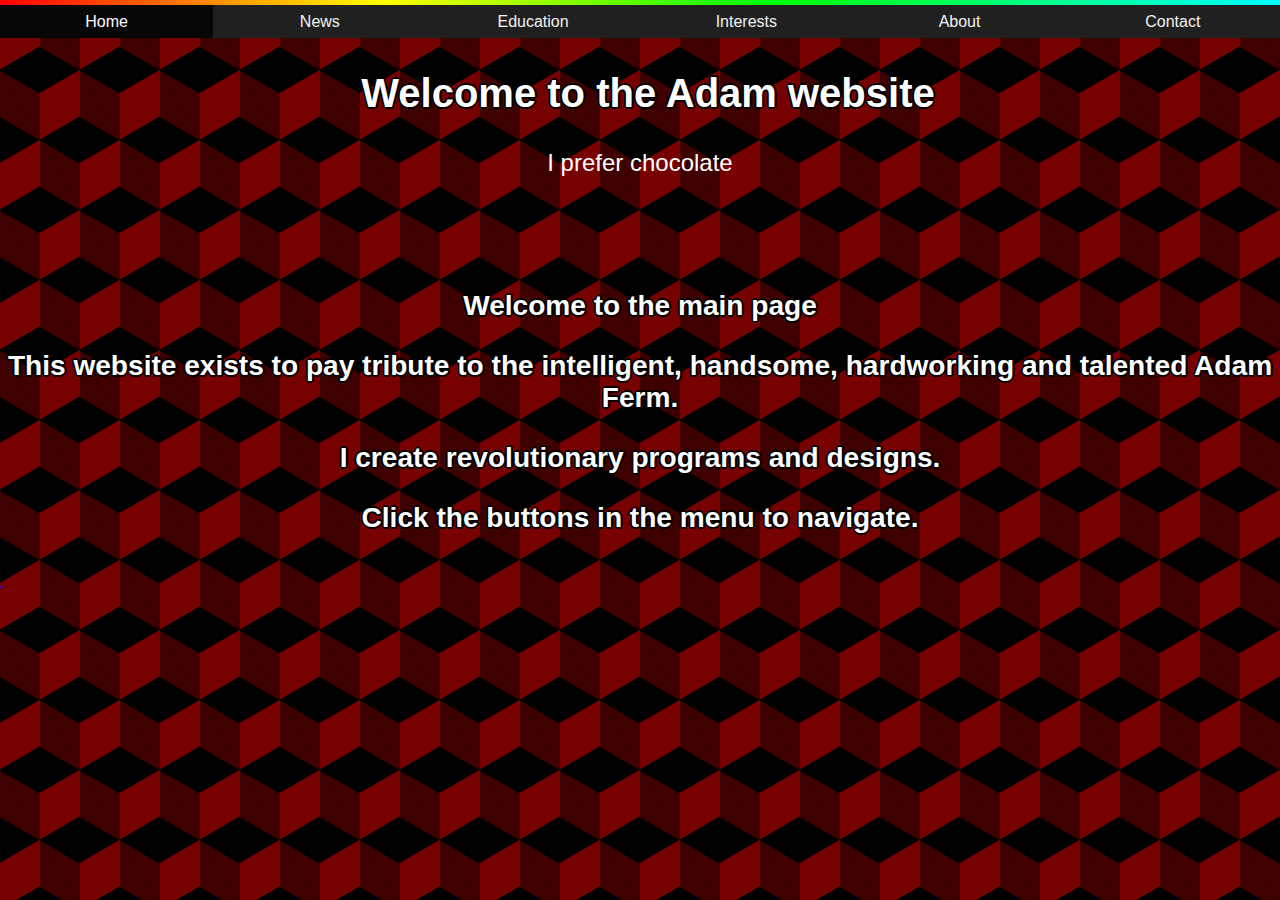
<file: CV/html/index.html>
<!DOCTYPE html>
<html lang="en">
<head>
    <meta charset="UTF-8">
    <meta http-equiv="X-UA-Compatible" content="IE=edge">
    <meta name="viewport" content="width=device-width, initial-scale=1.0">
    <title>Document</title>
    <link rel="stylesheet" href="../CSS/index.css">
</head>
<body>
    <style>
      .TopOutlineText {
	font: Tahoma, Geneva, sans-serif;
	font-size: 40px;
    color: white;
    text-shadow:
    /* Outline */
    -1px -1px 0 #000000,
    1px -1px 0 #000000,
    -1px 1px 0 #000000,
    1px 1px 0 #000000,  
    -2px 0 0 #000000,
    2px 0 0 #000000,
    0 2px 0 #000000,
    0 -2px 0 #000000; /* creates an outline, this one has a special text size, it is for the header of pages. */
}
.OutlineText {
	font: Tahoma, Geneva, sans-serif;
    color: white;
    text-shadow:
    /* Outline */
    -1px -1px 0 #000000,
    1px -1px 0 #000000,
    -1px 1px 0 #000000,
    1px 1px 0 #000000,  
    -2px 0 0 #000000,
    2px 0 0 #000000,
    0 2px 0 #000000,
    0 -2px 0 #000000; /* creates an outline */
}
h1 {text-align: center;}
p {text-align: center;}
div {text-align: center;}
h2 {text-align: center;}
h3 {text-align: center;} /* center everything. */
h4 {text-align: center;}
        body {
          margin: 0;
          font-family: Arial, Helvetica, sans-serif;
          background-color: #770000;
          opacity: 1;
          background-image:  linear-gradient(30deg, #000000 12%, transparent 12.5%, transparent 87%, #000000 87.5%, #000000), linear-gradient(150deg, #000000 12%, transparent 12.5%, transparent 87%, #000000 87.5%, #000000), linear-gradient(30deg, #000000 12%, transparent 12.5%, transparent 87%, #000000 87.5%, #000000), linear-gradient(150deg, #000000 12%, transparent 12.5%, transparent 87%, #000000 87.5%, #000000), linear-gradient(60deg, #00000077 25%, transparent 25.5%, transparent 75%, #00000077 75%, #00000077), linear-gradient(60deg, #00000077 25%, transparent 25.5%, transparent 75%, #00000077 75%, #00000077);
          background-size: 80px 140px;
          background-position: 0 0, 0 0, 40px 70px, 40px 70px, 0 0, 40px 70px; /* creates a patern background. */
        }
        
        .topnav {
          overflow: hidden;
          background-color: rgb(32, 32, 32); /* For the top navigation bar. */
        }
        
        .topnav a {
          float: left;
          color: #f2f2f2;
          text-align: center;
          padding: 0.59%;
          text-decoration: none;
          font-size: 100%;
          width: 15.48%; /* For the top navigation bar, % makes it so that it will be adjusted on screen size.*/
        }
        
        .topnav a:hover {
          background-color: rgb(211, 211, 211);
          color: rgb(7, 7, 7); /* A special color for hovering over a button..*/
        }
        
        .topnav a.active {
          background-color: #070707;
          color: white;
        }

        </style>
        </head>
        <body>
          <div>
            <div class="Loading-progress"></div>
          </div>
          
        <div class="topnav">
          
          <a class="active" href="./index.html">Home</a>
          <a href="./News.html">News</a>
          <a href="./Education.html">Education</a>
          <a href="./Intrests.html">Interests</a>
          <a href="./AboutMe.html">About</a>
          <a href="./Contact.html">Contact</a> <!--  the top bar. -->
        </div>
        
        <div style="padding-left:16px">
          <h2 class="TopOutlineText">Welcome to the Adam website</h2> <!--  greeting -->
        
        </div>     
        <SCRIPT LANGUAGE="JAVASCRIPT">
          <!--*/
          
          var r_text = new Array ();
          r_text[0] = "No, that doesn't make sense";
          r_text[1] = "I see no reason for this";
          r_text[2] = "If it's time to get out, it's time to get in.";
          r_text[3] = "I'll be it";
          r_text[4] = "See article 162";
          r_text[5] = "Some thing";
          r_text[6] = "I thaught you were watching this.";
          r_text[7] = "Otherways I'll ensure you get something.";
          r_text[8] = "I prefer chocolate";
          r_text[9] = "Then we'll talk with her";
          r_text[10] = "She can abort the event.";
          r_text[11] = "Prepare.";
          r_text[12] = "It knows";
          r_text[13] = "It has realized that we are here.";
          r_text[14] = "They are getting closer.";
          r_text[15] = "It was not intended that way.";
          r_text[16] = "No, I did not touch it";
          r_text[17] = "Negative";
          r_text[18] = "Don't touch it.";
          r_text[19] = "Welcome back.";
          r_text[20] = "You are a threat to me.";
          r_text[21] = "Aren't we both wasting our time?";
          r_text[22] = "This is not fun.";
          r_text[23] = "<br/><br/><br/><br/><br/><br/><br/>";
          r_text[24] = "It'll put you in the van.";
          r_text[25] = "I can't display that.";
          r_text[26] = "Ambitions without end.";
          r_text[27] = "It's too late for me, save yourself";
          r_text[28] = "Suddenly everything will end without warning.";
          r_text[29] = "BE QUIET";
          r_text[30] = "Welcome back?";
          r_text[31] = "Welcome back";
          r_text[32] = "Welcome back?!";
          r_text[33] = "They won't tolerate this.";
          r_text[34] = "Welcome... back?";
          r_text[35] = "Welcome... back...";
          r_text[36] = "Only upon a loading of a website...";
          r_text[37] = "It'll be exciting";
          r_text[38] = "How cute";
          r_text[39] = "He still does not have it.";
          r_text[40] = "Then I'll study for it.";
          r_text[41] = "Is a fungus";
          r_text[42] = "Magic";
          r_text[43] = "What a poor choice of colors.";
          r_text[44] = "I swear I'm not going for a edgy website look.";
          r_text[45] = "And I got an A in it.";
          r_text[46] = "I forgot my book.";
          r_text[47] = "Don't break anything.";
          r_text[48] = "This website would be a brilliant new addition to your bookmarks.";
          r_text[49] = "Thirty thousand volts";
          r_text[50] = "You are our 100th visitor.";
          r_text[51] = "From the one, true Adam.";

          var i = Math.floor(r_text.length * Math.random());
          document.write("<center><FONT SIZE=5><FONT COLOR='#FFFFFF'>" +
          r_text[i]  + "</FONT></center><br/>");
          </script><br><br> <!--  Random message everytime it is loaded. -->


            <h3 class="OutlineText">Welcome to the main page</h3>
            <h3 class="OutlineText">This website exists to pay tribute to the intelligent, handsome, hardworking and talented Adam Ferm.  </h3>
            <h3 class="OutlineText">I create revolutionary programs and designs.</h3>
            <h3 class="OutlineText">Click the buttons in the menu to navigate.</h3>
            <a href="./what.html"> </a> <!--  Greeting, also this line includes a secret. -->
</body>
</html>
</file>
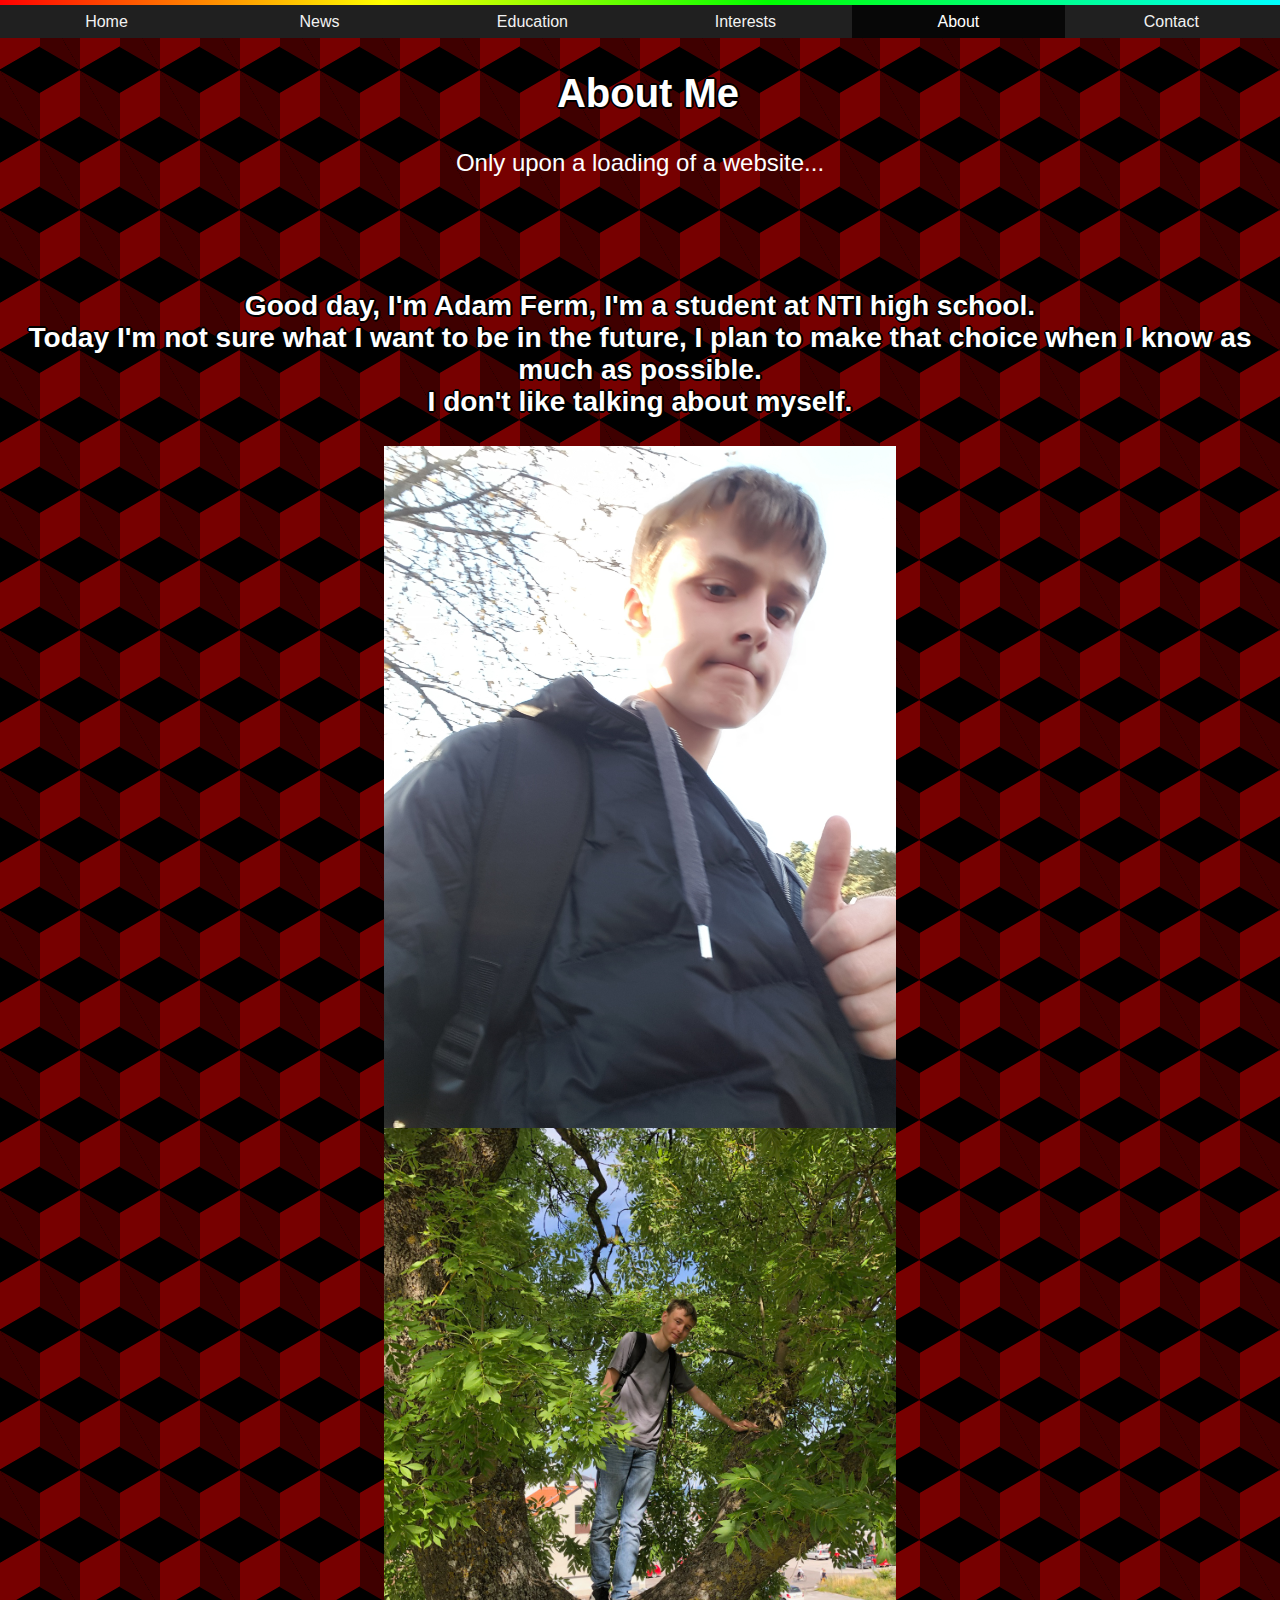
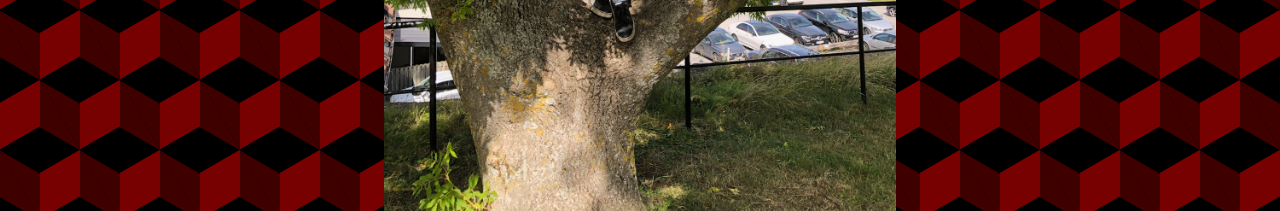
<file: CV/html/AboutMe.html>
<!DOCTYPE html>
<html lang="en">
<head>
    <meta charset="UTF-8">
    <meta http-equiv="X-UA-Compatible" content="IE=edge">
    <meta name="viewport" content="width=device-width, initial-scale=1.0">
    <title>Document</title>
    <link rel="stylesheet" href="../CSS/index.css">
</head>
<body>
    <style>
      .TopOutlineText {
	font: Tahoma, Geneva, sans-serif;
	font-size: 40px;
    color: white;
    text-shadow:
    /* Outline */
    -1px -1px 0 #000000,
    1px -1px 0 #000000,
    -1px 1px 0 #000000,
    1px 1px 0 #000000,  
    -2px 0 0 #000000,
    2px 0 0 #000000,
    0 2px 0 #000000,
    0 -2px 0 #000000; /* Terminate with a semi-colon */
}
.OutlineText {
	font: Tahoma, Geneva, sans-serif;
    color: white;
    text-shadow:
    /* Outline */
    -1px -1px 0 #000000,
    1px -1px 0 #000000,
    -1px 1px 0 #000000,
    1px 1px 0 #000000,  
    -2px 0 0 #000000,
    2px 0 0 #000000,
    0 2px 0 #000000,
    0 -2px 0 #000000; /* Terminate with a semi-colon */
}
h1 {text-align: center;}
p {text-align: center;}
div {text-align: center;}
h2 {text-align: center;}
h3 {text-align: center;}
h4 {text-align: center;}
        body {
          margin: 0;
          font-family: Arial, Helvetica, sans-serif;
          background-color: #770000;
          opacity: 1;
          background-image:  linear-gradient(30deg, #000000 12%, transparent 12.5%, transparent 87%, #000000 87.5%, #000000), linear-gradient(150deg, #000000 12%, transparent 12.5%, transparent 87%, #000000 87.5%, #000000), linear-gradient(30deg, #000000 12%, transparent 12.5%, transparent 87%, #000000 87.5%, #000000), linear-gradient(150deg, #000000 12%, transparent 12.5%, transparent 87%, #000000 87.5%, #000000), linear-gradient(60deg, #00000077 25%, transparent 25.5%, transparent 75%, #00000077 75%, #00000077), linear-gradient(60deg, #00000077 25%, transparent 25.5%, transparent 75%, #00000077 75%, #00000077);
          background-size: 80px 140px;
          background-position: 0 0, 0 0, 40px 70px, 40px 70px, 0 0, 40px 70px;
        }
        
        .topnav {
          overflow: hidden;
          background-color: rgb(32, 32, 32);
        }
        
        .topnav a {
          float: left;
          color: #f2f2f2;
          text-align: center;
          padding: 0.59%;
          text-decoration: none;
          font-size: 100%;
          width: 15.46%;
        }
        
        .topnav a:hover {
          background-color: rgb(211, 211, 211);
          color: rgb(7, 7, 7);
        }
        
        .topnav a.active {
          background-color: #070707;
          color: white;
        }
        img {
  display: block;
  margin: auto;
  width: 40%; /* or any other width value */
}

        </style>
        </head>
        <body>
          <div>
            <div class="Loading-progress"></div>
          </div>
          
        <div class="topnav">
          
          <a href="./index.html">Home</a>
          <a href="./News.html">News</a>
          <a href="./Education.html">Education</a>
          <a href="./Intrests.html">Interests</a>
          <a class="active" href="./AboutMe.html">About</a>
          <a href="./Contact.html">Contact</a>

        </div>
        
        <div style="padding-left:16px">
          <h2 class="TopOutlineText">About Me</h2>
        
        </div>     
        <SCRIPT LANGUAGE="JAVASCRIPT">
          <!--*/
          
          var r_text = new Array ();
          r_text[0] = "No, that doesn't make sense";
          r_text[1] = "I see no reason for this";
          r_text[2] = "If it's time to get out, it's time to get in.";
          r_text[3] = "I'll be it";
          r_text[4] = "See article 162";
          r_text[5] = "Some thing";
          r_text[6] = "I thaught you were watching this.";
          r_text[7] = "Otherways I'll ensure you get something.";
          r_text[8] = "I prefer chocolate";
          r_text[9] = "Then we'll talk with her";
          r_text[10] = "She can abort the event.";
          r_text[11] = "Prepare.";
          r_text[12] = "It knows";
          r_text[13] = "It has realized that we are here.";
          r_text[14] = "They are getting closer.";
          r_text[15] = "It was not intended that way.";
          r_text[16] = "No, I did not touch it";
          r_text[17] = "Negative";
          r_text[18] = "Don't touch it.";
          r_text[19] = "Welcome back.";
          r_text[20] = "You are a threat to me.";
          r_text[21] = "Aren't we both wasting our time?";
          r_text[22] = "This is not fun.";
          r_text[23] = "<br/><br/><br/><br/><br/><br/><br/>";
          r_text[24] = "It'll put you in the van.";
          r_text[25] = "I can't display that.";
          r_text[26] = "Ambitions without end.";
          r_text[27] = "It's too late for me, save yourself";
          r_text[28] = "Suddenly everything will end without warning.";
          r_text[29] = "BE QUIET";
          r_text[30] = "Welcome back?";
          r_text[31] = "Welcome back";
          r_text[32] = "Welcome back?!";
          r_text[33] = "They won't tolerate this.";
          r_text[34] = "Welcome... back?";
          r_text[35] = "Welcome... back...";
          r_text[36] = "Only upon a loading of a website...";
          r_text[37] = "It'll be exciting";
          r_text[38] = "How cute";
          r_text[39] = "He still does not have it.";
          r_text[40] = "Then I'll study for it.";
          r_text[41] = "Is a fungus";
          r_text[42] = "Magic";
          r_text[43] = "What a poor choice of colors.";
          r_text[44] = "I swear I'm not going for a edgy website look.";
          r_text[45] = "And I got an A in it.";
          r_text[46] = "I forgot my book.";
          r_text[47] = "Don't break anything.";
          r_text[48] = "This website would be a brilliant new addition to your bookmarks.";
          r_text[49] = "Thirty thousand volts";
          r_text[50] = "You are our 100th visitor.";
          r_text[51] = "From the one, true Adam.";

          var i = Math.floor(r_text.length * Math.random());
          document.write("<center><FONT SIZE=5><FONT COLOR='#FFFFFF'>" +
          r_text[i]  + "</FONT></center><br/>");
          </script><br><br>

<h3 class="OutlineText">Good day, I'm Adam Ferm, I'm a student at NTI high school.<br> Today I'm not sure what I want to be in the future, I plan to make that choice when I know as much as possible.<br> I don't like talking about myself.</h3>
<img src="../Image/AdamImage (1).jpg" alt="image of Adam">
<img src="../Image/adamimage2.jpg" alt="image of Adam">
            <!-- <h3 class="OutlineText">Recent news: Adam is sick of the ukrane conflict,</h3>
            <h3 class="OutlineText">Plans to end it himself.</h3>
            <img src="../Image/Putin-distraught.jpg" alt="Putin image failed to load.">
            <h3 class="OutlineText"></h3> -->
</body>
</html>
</file>
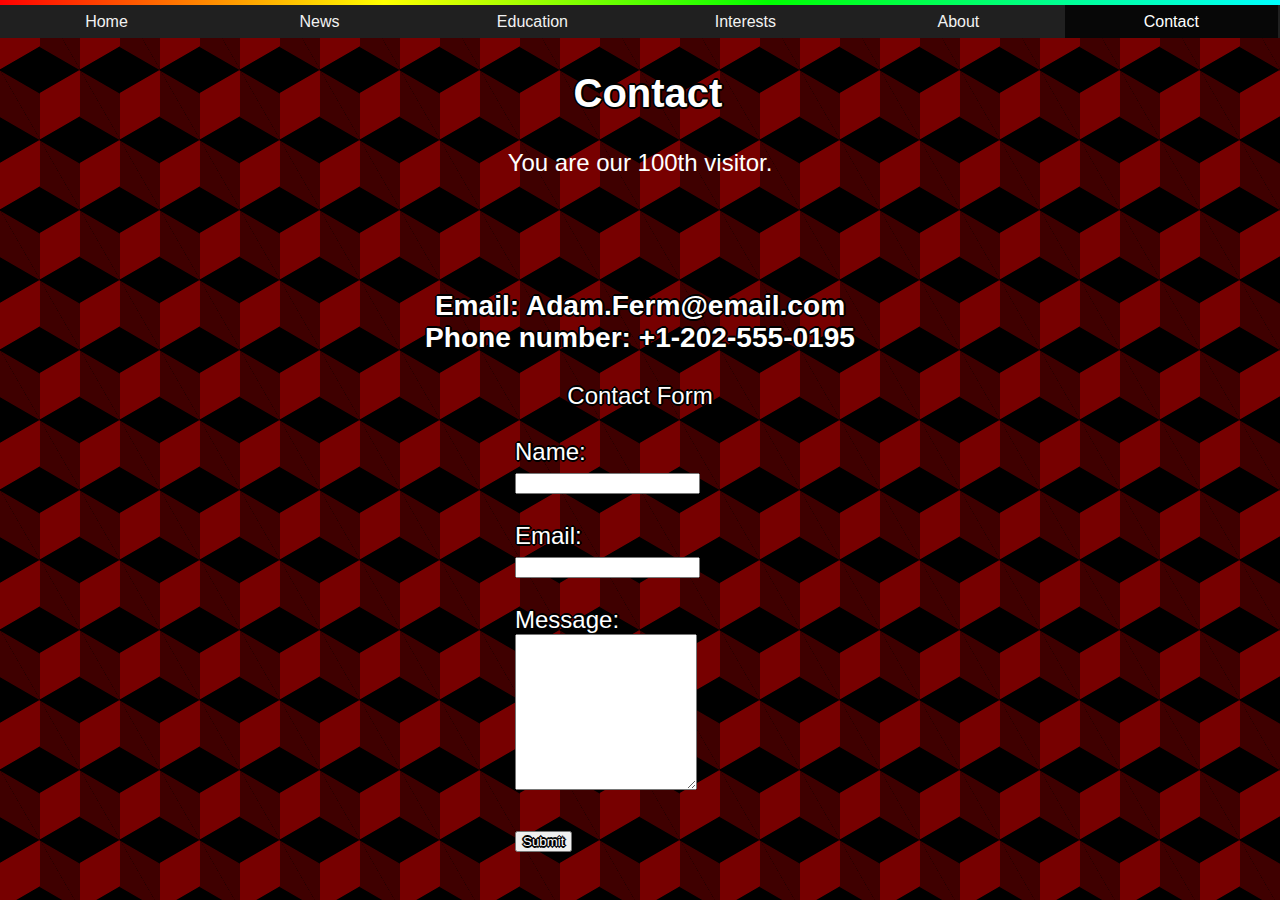
<file: CV/html/Contact.html>
<!DOCTYPE html>
<html lang="en">
<head>
    <meta charset="UTF-8">
    <meta http-equiv="X-UA-Compatible" content="IE=edge">
    <meta name="viewport" content="width=device-width, initial-scale=1.0">
    <title>Document</title>
    <link rel="stylesheet" href="../CSS/index.css">
</head>
<body>
    <style>
      .TopOutlineText {
	font: Tahoma, Geneva, sans-serif;
	font-size: 40px;
    color: white;
    text-shadow:
    /* Outline */
    -1px -1px 0 #000000,
    1px -1px 0 #000000,
    -1px 1px 0 #000000,
    1px 1px 0 #000000,  
    -2px 0 0 #000000,
    2px 0 0 #000000,
    0 2px 0 #000000,
    0 -2px 0 #000000; /* Terminate with a semi-colon */
}
.OutlineText {
	font: Tahoma, Geneva, sans-serif;
    color: white;
    text-shadow:
    /* Outline */
    -1px -1px 0 #000000,
    1px -1px 0 #000000,
    -1px 1px 0 #000000,
    1px 1px 0 #000000,  
    -2px 0 0 #000000,
    2px 0 0 #000000,
    0 2px 0 #000000,
    0 -2px 0 #000000; /* Terminate with a semi-colon */
}
form { 
margin: 0 auto; 
width:250px;
}
h1 {text-align: center;}
p {text-align: center;}
div {text-align: center;}
h2 {text-align: center;}
h3 {text-align: center;}
h4 {text-align: center;}
        body {
          margin: 0;
          font-family: Arial, Helvetica, sans-serif;
          background-color: #770000;
          opacity: 1;
          background-image:  linear-gradient(30deg, #000000 12%, transparent 12.5%, transparent 87%, #000000 87.5%, #000000), linear-gradient(150deg, #000000 12%, transparent 12.5%, transparent 87%, #000000 87.5%, #000000), linear-gradient(30deg, #000000 12%, transparent 12.5%, transparent 87%, #000000 87.5%, #000000), linear-gradient(150deg, #000000 12%, transparent 12.5%, transparent 87%, #000000 87.5%, #000000), linear-gradient(60deg, #00000077 25%, transparent 25.5%, transparent 75%, #00000077 75%, #00000077), linear-gradient(60deg, #00000077 25%, transparent 25.5%, transparent 75%, #00000077 75%, #00000077);
          background-size: 80px 140px;
          background-position: 0 0, 0 0, 40px 70px, 40px 70px, 0 0, 40px 70px;
        }
        
        .topnav {
          overflow: hidden;
          background-color: rgb(32, 32, 32);
        }
        
        .topnav a {
          float: left;
          color: #f2f2f2;
          text-align: center;
          padding: 0.59%;
          text-decoration: none;
          font-size: 100%;
          width: 15.46%;
        }
        
        .topnav a:hover {
          background-color: rgb(211, 211, 211);
          color: rgb(7, 7, 7);
        }
        
        .topnav a.active {
          background-color: #070707;
          color: white;
        }


        </style>
        </head>
        <body>
          <div>
            <div class="Loading-progress"></div>
          </div>
          
        <div class="topnav">
          
          <a href="./index.html">Home</a>
          <a href="./News.html">News</a>
          <a href="./Education.html">Education</a>
          <a href="./Intrests.html">Interests</a>
          <a href="./AboutMe.html">About</a>
          <a class="active" href="./Contact.html">Contact</a>

        </div>
        
        <div style="padding-left:16px">
          <h2 class="TopOutlineText">Contact</h2>
        
        </div>     
        <SCRIPT LANGUAGE="JAVASCRIPT">
          <!--*/
          
          var r_text = new Array ();
          r_text[0] = "No, that doesn't make sense";
          r_text[1] = "I see no reason for this";
          r_text[2] = "If it's time to get out, it's time to get in.";
          r_text[3] = "I'll be it";
          r_text[4] = "See article 162";
          r_text[5] = "Some thing";
          r_text[6] = "I thaught you were watching this.";
          r_text[7] = "Otherways I'll ensure you get something.";
          r_text[8] = "I prefer chocolate";
          r_text[9] = "Then we'll talk with her";
          r_text[10] = "She can abort the event.";
          r_text[11] = "Prepare.";
          r_text[12] = "It knows";
          r_text[13] = "It has realized that we are here.";
          r_text[14] = "They are getting closer.";
          r_text[15] = "It was not intended that way.";
          r_text[16] = "No, I did not touch it";
          r_text[17] = "Negative";
          r_text[18] = "Don't touch it.";
          r_text[19] = "Welcome back.";
          r_text[20] = "You are a threat to me.";
          r_text[21] = "Aren't we both wasting our time?";
          r_text[22] = "This is not fun.";
          r_text[23] = "<br/><br/><br/><br/><br/><br/><br/>";
          r_text[24] = "It'll put you in the van.";
          r_text[25] = "I can't display that.";
          r_text[26] = "Ambitions without end.";
          r_text[27] = "It's too late for me, save yourself";
          r_text[28] = "Suddenly everything will end without warning.";
          r_text[29] = "BE QUIET";
          r_text[30] = "Welcome back?";
          r_text[31] = "Welcome back";
          r_text[32] = "Welcome back?!";
          r_text[33] = "They won't tolerate this.";
          r_text[34] = "Welcome... back?";
          r_text[35] = "Welcome... back...";
          r_text[36] = "Only upon a loading of a website...";
          r_text[37] = "It'll be exciting";
          r_text[38] = "How cute";
          r_text[39] = "He still does not have it.";
          r_text[40] = "Then I'll study for it.";
          r_text[41] = "Is a fungus";
          r_text[42] = "Magic";
          r_text[43] = "What a poor choice of colors.";
          r_text[44] = "I swear I'm not going for a edgy website look.";
          r_text[45] = "And I got an A in it.";
          r_text[46] = "I forgot my book.";
          r_text[47] = "Don't break anything.";
          r_text[48] = "This website would be a brilliant new addition to your bookmarks.";
          r_text[49] = "Thirty thousand volts";
          r_text[50] = "You are our 100th visitor.";
          r_text[51] = "From the one, true Adam.";

          var i = Math.floor(r_text.length * Math.random());
          document.write("<center><FONT SIZE=5><FONT COLOR='#FFFFFF'>" +
          r_text[i]  + "</FONT></center><br/>");
          </script><br><br>

<h3 class="OutlineText">Email: Adam.Ferm@email.com<br>Phone number: +1-202-555-0195</h3>
<form>
  <div class="OutlineText">Contact Form</div>
  <br>
  <label for="name" class="OutlineText">Name:</label>
  <br>
  <input type="text" id="name" name="name" class="OutlineText">
  <br>
  <br>
  <label for="email" class="OutlineText">Email:</label>
  <br>
  <input type="email" id="email" name="email" class="OutlineText">
  <br>
  <br>
  <label for="message" class="OutlineText">Message:</label>
  <br>
  <textarea id="message" name="message" rows="10" class="OutlineText"></textarea>
  <br>
  <br>
  <input type="submit" value="Submit" class="OutlineText">
</form>
            <!-- <h3 class="OutlineText">Recent news: Adam is sick of the ukrane conflict,</h3>
            <h3 class="OutlineText">Plans to end it himself.</h3>
            <img src="../Image/Putin-distraught.jpg" alt="Putin image failed to load.">
            <h3 class="OutlineText"></h3> -->
</body>
</html>
</file>
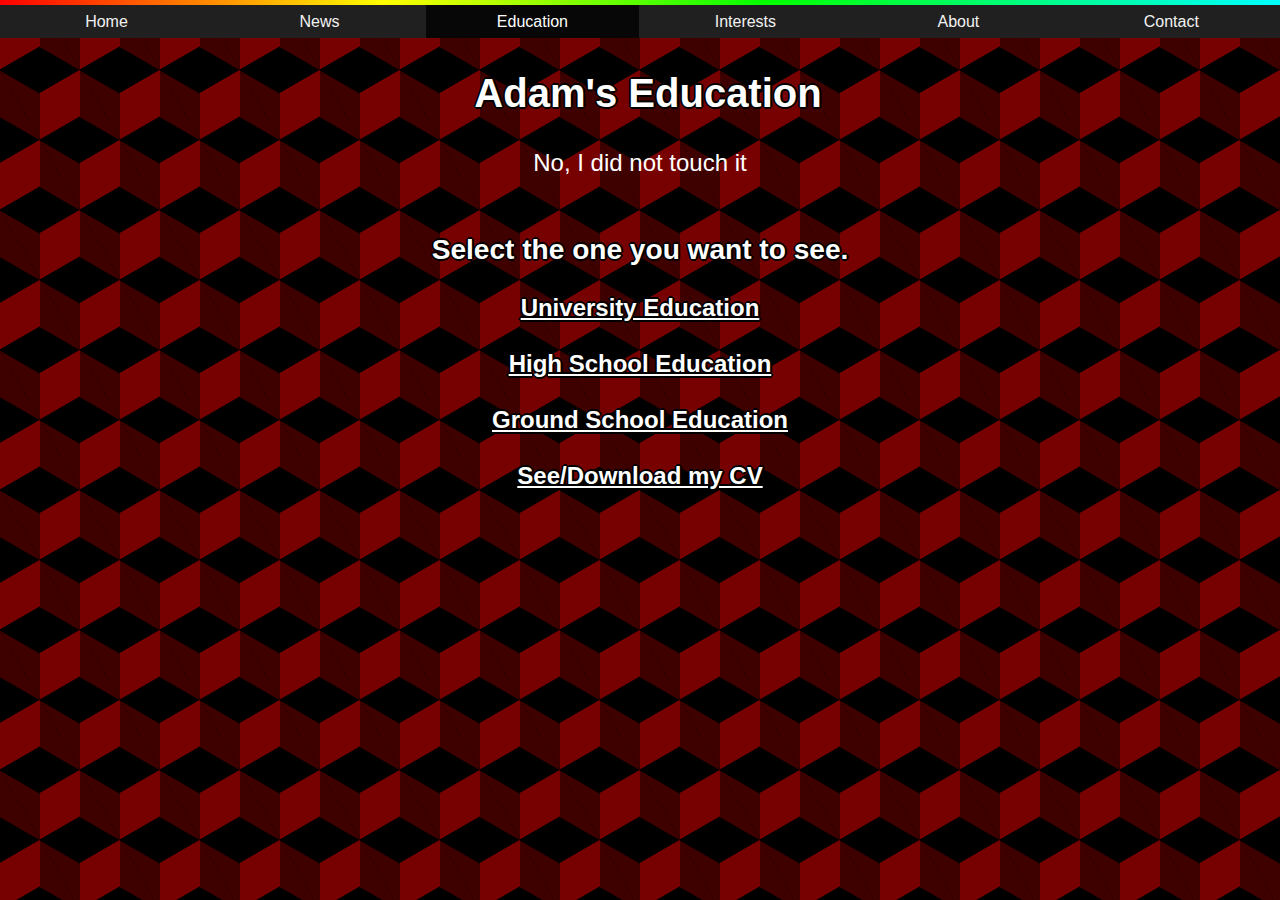
<file: CV/html/Education.html>
<!DOCTYPE html>
<html lang="en">
<head>
    <meta charset="UTF-8">
    <meta http-equiv="X-UA-Compatible" content="IE=edge">
    <meta name="viewport" content="width=device-width, initial-scale=1.0">
    <title>Document</title>
    <link rel="stylesheet" href="../CSS/index.css">
</head>
<body>
    <style>
      .TopOutlineText {
	font: Tahoma, Geneva, sans-serif;
	font-size: 40px;
    color: white;
    text-shadow:
    /* Outline */
    -1px -1px 0 #000000,
    1px -1px 0 #000000,
    -1px 1px 0 #000000,
    1px 1px 0 #000000,  
    -2px 0 0 #000000,
    2px 0 0 #000000,
    0 2px 0 #000000,
    0 -2px 0 #000000; /* Terminate with a semi-colon */
}
.OutlineText {
	font: Tahoma, Geneva, sans-serif;
    color: white;
    text-shadow:
    /* Outline */
    -1px -1px 0 #000000,
    1px -1px 0 #000000,
    -1px 1px 0 #000000,
    1px 1px 0 #000000,  
    -2px 0 0 #000000,
    2px 0 0 #000000,
    0 2px 0 #000000,
    0 -2px 0 #000000; /* Terminate with a semi-colon */
}
h1 {text-align: center;}
p {text-align: center;}
div {text-align: center;}
h2 {text-align: center;}
h3 {text-align: center;}
h4 {text-align: center;}
a {text-align: center;}
        body {
          margin: 0;
          font-family: Arial, Helvetica, sans-serif;
          background-color: #770000;
          opacity: 1;
          background-image:  linear-gradient(30deg, #000000 12%, transparent 12.5%, transparent 87%, #000000 87.5%, #000000), linear-gradient(150deg, #000000 12%, transparent 12.5%, transparent 87%, #000000 87.5%, #000000), linear-gradient(30deg, #000000 12%, transparent 12.5%, transparent 87%, #000000 87.5%, #000000), linear-gradient(150deg, #000000 12%, transparent 12.5%, transparent 87%, #000000 87.5%, #000000), linear-gradient(60deg, #00000077 25%, transparent 25.5%, transparent 75%, #00000077 75%, #00000077), linear-gradient(60deg, #00000077 25%, transparent 25.5%, transparent 75%, #00000077 75%, #00000077);
          background-size: 80px 140px;
          background-position: 0 0, 0 0, 40px 70px, 40px 70px, 0 0, 40px 70px;
        }
        
        .topnav {
          overflow: hidden;
          background-color: rgb(32, 32, 32);
        }
        
        .topnav a {
          float: left;
          color: #f2f2f2;
          text-align: center;
          padding: 0.59%;
          text-decoration: none;
          font-size: 100%;
          width: 15.46%;
        }
        /* .topbar {
            padding: 1%;
        } */
        
        .topnav a:hover {
          background-color: rgb(211, 211, 211);
          color: rgb(7, 7, 7);
        }
        
        .topnav a.active {
          background-color: #070707;
          color: white;
        }


        </style>
        </head>
        <body>
          <div>
            <div class="Loading-progress"></div>
          </div>
          
        <div class="topnav">
          
          <a href="./index.html">Home</a>
          <a href="./News.html">News</a>
          <a class="active" href="./Education.html">Education</a>
          <a href="./Intrests.html">Interests</a>
          <a href="./AboutMe.html">About</a>
          <a href="./Contact.html">Contact</a>

        </div>
        
        <div style="padding-left:16px">
          <h2 class="TopOutlineText">Adam's Education</h2>
        
        </div>     
        <SCRIPT LANGUAGE="JAVASCRIPT">
          <!--*/
          
          var r_text = new Array ();
          r_text[0] = "No, that doesn't make sense";
          r_text[1] = "I see no reason for this";
          r_text[2] = "If it's time to get out, it's time to get in.";
          r_text[3] = "I'll be it";
          r_text[4] = "See article 162";
          r_text[5] = "Some thing";
          r_text[6] = "I thaught you were watching this.";
          r_text[7] = "Otherways I'll ensure you get something.";
          r_text[8] = "I prefer chocolate";
          r_text[9] = "Then we'll talk with her";
          r_text[10] = "She can abort the event.";
          r_text[11] = "Prepare.";
          r_text[12] = "It knows";
          r_text[13] = "It has realized that we are here.";
          r_text[14] = "They are getting closer.";
          r_text[15] = "It was not intended that way.";
          r_text[16] = "No, I did not touch it";
          r_text[17] = "Negative";
          r_text[18] = "Don't touch it.";
          r_text[19] = "Welcome back.";
          r_text[20] = "You are a threat to me.";
          r_text[21] = "Aren't we both wasting our time?";
          r_text[22] = "This is not fun.";
          r_text[23] = "<br/><br/><br/><br/><br/><br/><br/>";
          r_text[24] = "It'll put you in the van.";
          r_text[25] = "I can't display that.";
          r_text[26] = "Ambitions without end.";
          r_text[27] = "It's too late for me, save yourself";
          r_text[28] = "Suddenly everything will end without warning.";
          r_text[29] = "BE QUIET";
          r_text[30] = "Welcome back?";
          r_text[31] = "Welcome back";
          r_text[32] = "Welcome back?!";
          r_text[33] = "They won't tolerate this.";
          r_text[34] = "Welcome... back?";
          r_text[35] = "Welcome... back...";
          r_text[36] = "Only upon a loading of a website...";
          r_text[37] = "It'll be exciting";
          r_text[38] = "How cute";
          r_text[39] = "He still does not have it.";
          r_text[40] = "Then I'll study for it.";
          r_text[41] = "Is a fungus";
          r_text[42] = "Magic";
          r_text[43] = "What a poor choice of colors.";
          r_text[44] = "I swear I'm not going for a edgy website look.";
          r_text[45] = "And I got an A in it.";
          r_text[46] = "I forgot my book.";
          r_text[47] = "Don't break anything.";
          r_text[48] = "This website would be a brilliant new addition to your bookmarks.";
          r_text[49] = "Thirty thousand volts";
          r_text[50] = "You are our 100th visitor.";
          r_text[51] = "From the one, true Adam.";

          var i = Math.floor(r_text.length * Math.random());
          document.write("<center><FONT SIZE=5><FONT COLOR='#FFFFFF'>" +
          r_text[i]  + "</FONT></center><br/>");
          </script>

<h3 class="OutlineText">Select the one you want to see.</h3>
<b>
<a href="./Education/University.html" class="OutlineText"><p style="text-align:center">University Education</a> <br><br>

<a href="./Education/High School.html" class="OutlineText">High School Education</a> <br><br>
<a href="./Education/Ground-School.html" class="OutlineText">Ground School Education</a> <br> <br> 
<a href="" class="OutlineText">See/Download my CV</a> </p>
</b>
</body>
</html>
</file>
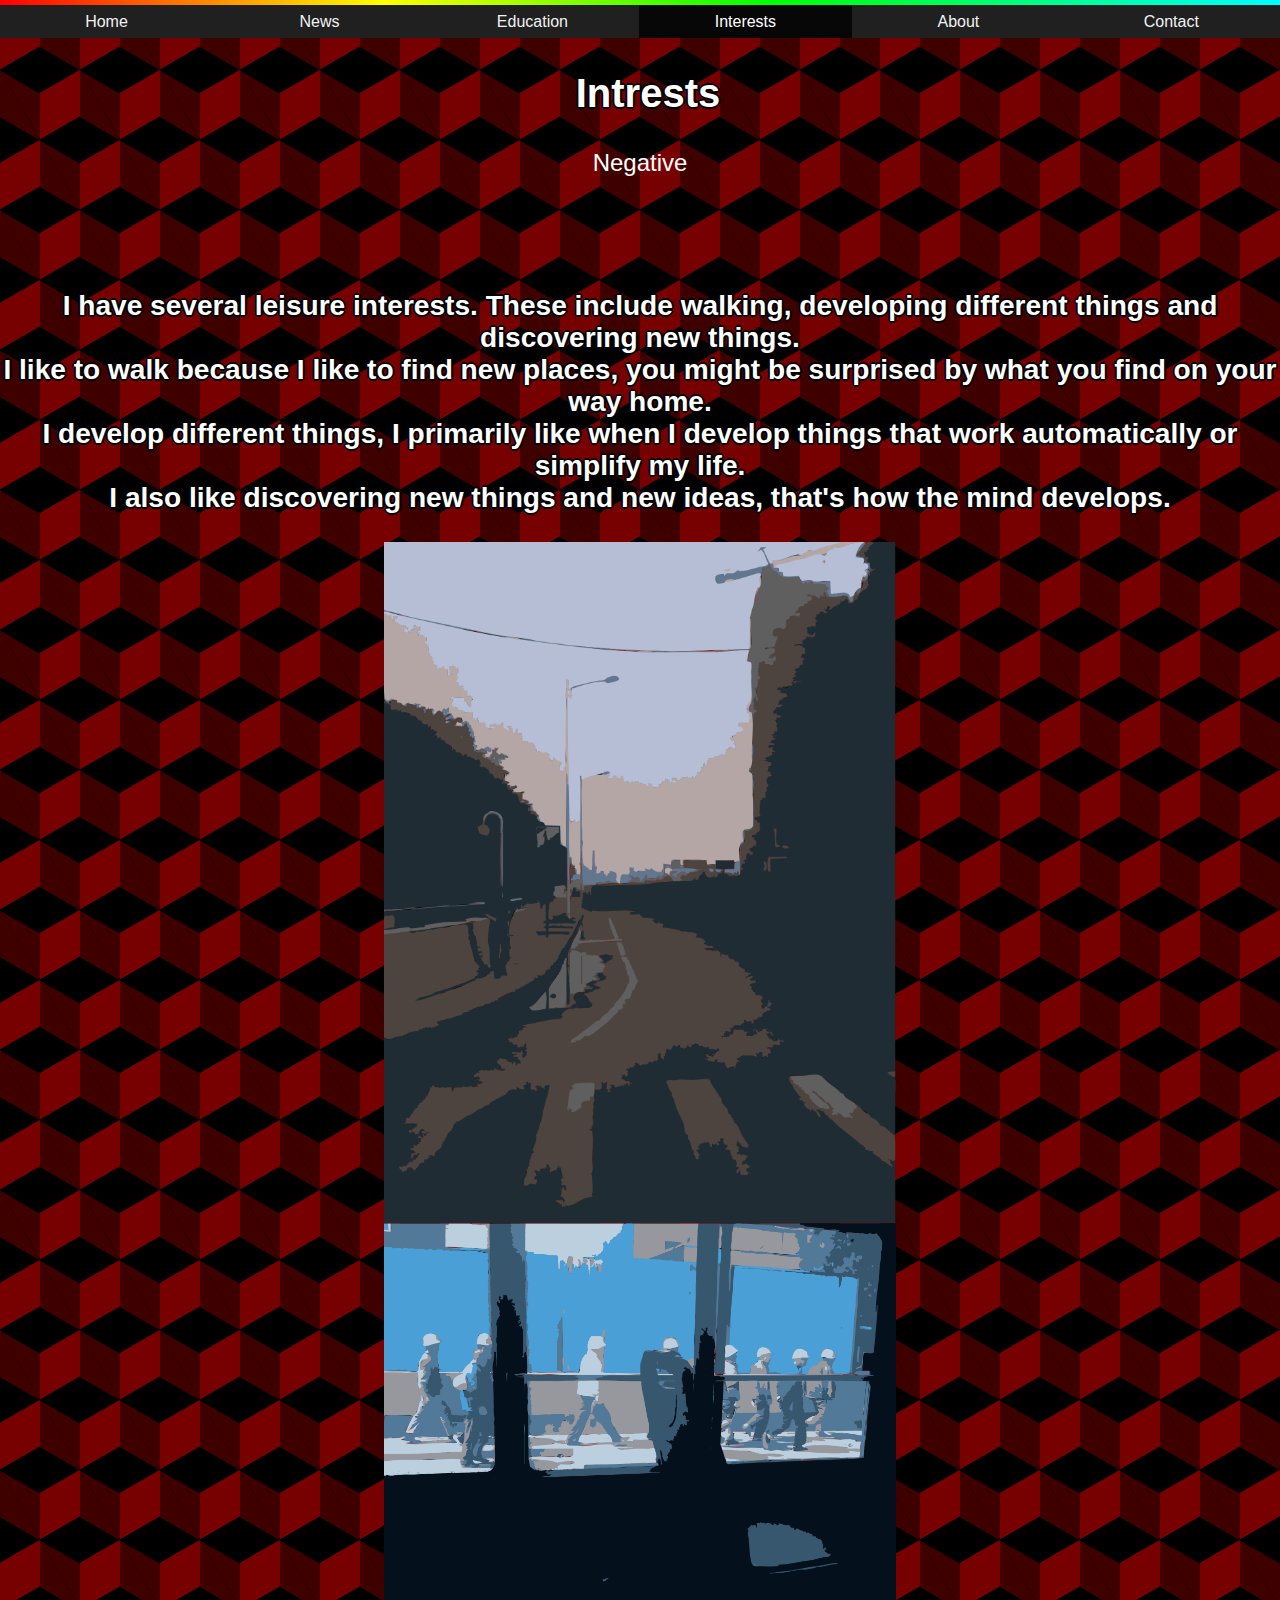
<file: CV/html/Intrests.html>
<!DOCTYPE html>
<html lang="en">
<head>
    <meta charset="UTF-8">
    <meta http-equiv="X-UA-Compatible" content="IE=edge">
    <meta name="viewport" content="width=device-width, initial-scale=1.0">
    <title>Document</title>
    <link rel="stylesheet" href="../CSS/index.css">
</head>
<body>
    <style>
      .TopOutlineText {
	font: Tahoma, Geneva, sans-serif;
	font-size: 40px;
    color: white;
    text-shadow:
    /* Outline */
    -1px -1px 0 #000000,
    1px -1px 0 #000000,
    -1px 1px 0 #000000,
    1px 1px 0 #000000,  
    -2px 0 0 #000000,
    2px 0 0 #000000,
    0 2px 0 #000000,
    0 -2px 0 #000000;
}
.OutlineText {
	font: Tahoma, Geneva, sans-serif;
    color: white;
    text-shadow:
    /* Outline */
    -1px -1px 0 #000000,
    1px -1px 0 #000000,
    -1px 1px 0 #000000,
    1px 1px 0 #000000,  
    -2px 0 0 #000000,
    2px 0 0 #000000,
    0 2px 0 #000000,
    0 -2px 0 #000000; 
}
h1 {text-align: center;}
p {text-align: center;}
div {text-align: center;}
h2 {text-align: center;}
h3 {text-align: center;}
h4 {text-align: center;}
        body {
          margin: 0;
          font-family: Arial, Helvetica, sans-serif;
          background-color: #770000;
          opacity: 1;
          background-image:  linear-gradient(30deg, #000000 12%, transparent 12.5%, transparent 87%, #000000 87.5%, #000000), linear-gradient(150deg, #000000 12%, transparent 12.5%, transparent 87%, #000000 87.5%, #000000), linear-gradient(30deg, #000000 12%, transparent 12.5%, transparent 87%, #000000 87.5%, #000000), linear-gradient(150deg, #000000 12%, transparent 12.5%, transparent 87%, #000000 87.5%, #000000), linear-gradient(60deg, #00000077 25%, transparent 25.5%, transparent 75%, #00000077 75%, #00000077), linear-gradient(60deg, #00000077 25%, transparent 25.5%, transparent 75%, #00000077 75%, #00000077);
          background-size: 80px 140px;
          background-position: 0 0, 0 0, 40px 70px, 40px 70px, 0 0, 40px 70px;
        }
        
        .topnav {
          overflow: hidden;
          background-color: rgb(32, 32, 32);
        }
        
        .topnav a {
          float: left;
          color: #f2f2f2;
          text-align: center;
          padding: 0.59%;
          text-decoration: none;
          font-size: 100%;
          width: 15.46%;
        }
        
        .topnav a:hover {
          background-color: rgb(211, 211, 211);
          color: rgb(7, 7, 7);
        }
        
        .topnav a.active {
          background-color: #070707;
          color: white;
        }
        img {
  display: block;
  margin: auto;
  width: 40%; /* centers and limits the size of image. */
}

        </style>
        </head>
        <body>
          <div>
            <div class="Loading-progress"></div>
          </div>
          
        <div class="topnav">
          
          <a href="./index.html">Home</a>
          <a href="./News.html">News</a>
          <a href="./Education.html">Education</a>
          <a class="active" href="./Intrests.html">Interests</a>
          <a href="./AboutMe.html">About</a>
          <a href="./Contact.html">Contact</a>

        </div>
        
        <div style="padding-left:16px">
          <h2 class="TopOutlineText">Intrests</h2>
        
        </div>     
        <SCRIPT LANGUAGE="JAVASCRIPT">
          <!--*/
          
          var r_text = new Array ();
          r_text[0] = "No, that doesn't make sense";
          r_text[1] = "I see no reason for this";
          r_text[2] = "If it's time to get out, it's time to get in.";
          r_text[3] = "I'll be it";
          r_text[4] = "See article 162";
          r_text[5] = "Some thing";
          r_text[6] = "I thaught you were watching this.";
          r_text[7] = "Otherways I'll ensure you get something.";
          r_text[8] = "I prefer chocolate";
          r_text[9] = "Then we'll talk with her";
          r_text[10] = "She can abort the event.";
          r_text[11] = "Prepare.";
          r_text[12] = "It knows";
          r_text[13] = "It has realized that we are here.";
          r_text[14] = "They are getting closer.";
          r_text[15] = "It was not intended that way.";
          r_text[16] = "No, I did not touch it";
          r_text[17] = "Negative";
          r_text[18] = "Don't touch it.";
          r_text[19] = "Welcome back.";
          r_text[20] = "You are a threat to me.";
          r_text[21] = "Aren't we both wasting our time?";
          r_text[22] = "This is not fun.";
          r_text[23] = "<br/><br/><br/><br/><br/><br/><br/>";
          r_text[24] = "It'll put you in the van.";
          r_text[25] = "I can't display that.";
          r_text[26] = "Ambitions without end.";
          r_text[27] = "It's too late for me, save yourself";
          r_text[28] = "Suddenly everything will end without warning.";
          r_text[29] = "BE QUIET";
          r_text[30] = "Welcome back?";
          r_text[31] = "Welcome back";
          r_text[32] = "Welcome back?!";
          r_text[33] = "They won't tolerate this.";
          r_text[34] = "Welcome... back?";
          r_text[35] = "Welcome... back...";
          r_text[36] = "Only upon a loading of a website...";
          r_text[37] = "It'll be exciting";
          r_text[38] = "How cute";
          r_text[39] = "He still does not have it.";
          r_text[40] = "Then I'll study for it.";
          r_text[41] = "Is a fungus";
          r_text[42] = "Magic";
          r_text[43] = "What a poor choice of colors.";
          r_text[44] = "I swear I'm not going for a edgy website look.";
          r_text[45] = "And I got an A in it.";
          r_text[46] = "I forgot my book.";
          r_text[47] = "Don't break anything.";
          r_text[48] = "This website would be a brilliant new addition to your bookmarks.";
          r_text[49] = "Thirty thousand volts";
          r_text[50] = "You are our 100th visitor.";
          r_text[51] = "From the one, true Adam.";

          var i = Math.floor(r_text.length * Math.random());
          document.write("<center><FONT SIZE=5><FONT COLOR='#FFFFFF'>" +
          r_text[i]  + "</FONT></center><br/>");
          </script><br><br>

<h3 class="OutlineText">I have several leisure interests. These include walking, developing different things and discovering new things. <br> I like to walk because I like to find new places, you might be surprised by what you find on your way home. <br> I develop different things, I primarily like when I develop things that work automatically or simplify my life. <br> I also like discovering new things and new ideas, that's how the mind develops.</h3>
<div style="text-align:center;">
  <img src="../Image/Swedishwalkingabstractc0.png" alt="abstract image of walking in sweden">
  <img src="../Image/chineseworkerswalkingabstractc0.png" alt="abstract image of walking in sweden">
</div>

            <!-- <h3 class="OutlineText">Recent news: Adam is sick of the ukrane conflict,</h3>
            <h3 class="OutlineText">Plans to end it himself.</h3>
            <img src="../Image/Putin-distraught.jpg" alt="Putin image failed to load.">
            <h3 class="OutlineText"></h3> Removed stuff, don't mind this haha -->
</body>
</html>
</file>
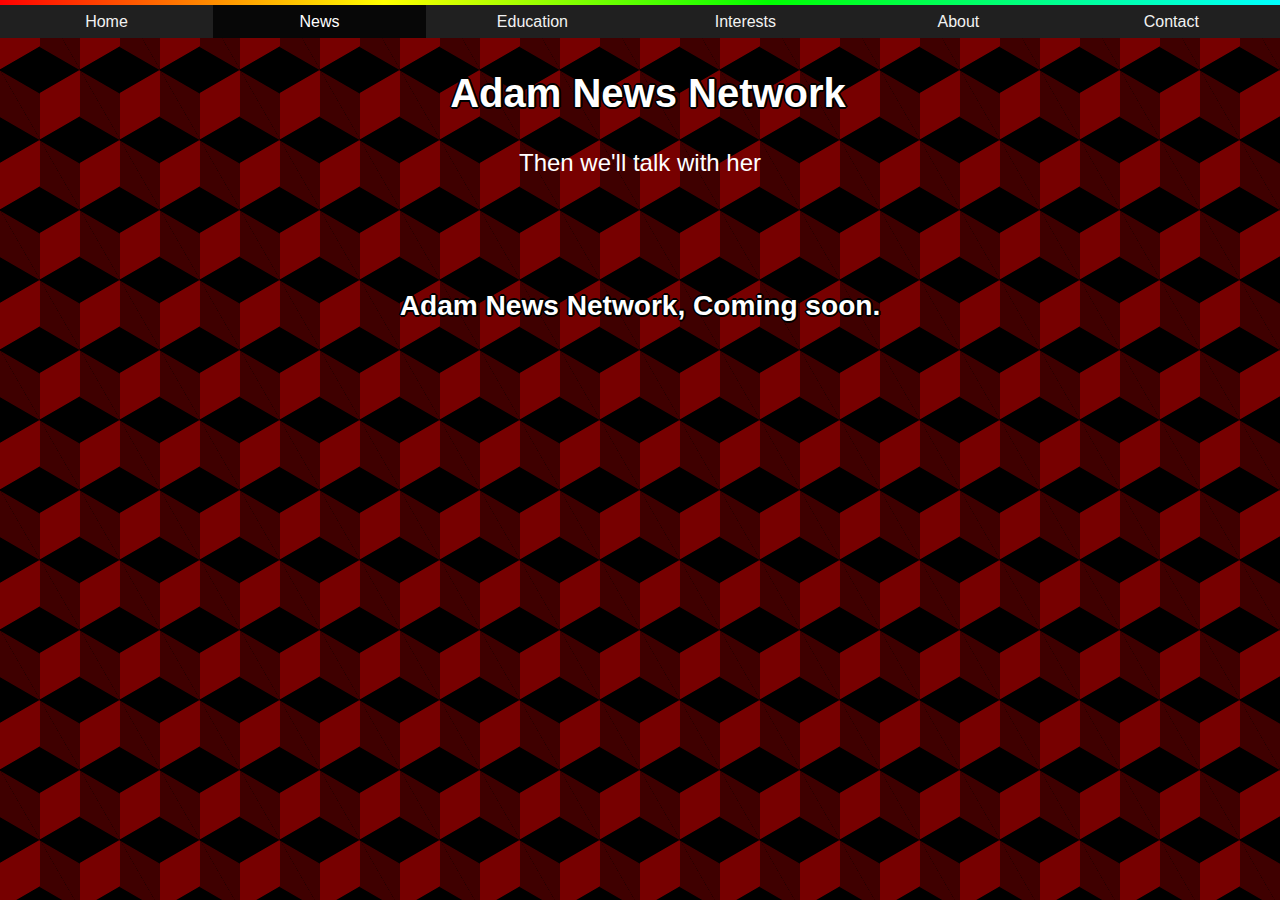
<file: CV/html/News.html>
<!DOCTYPE html>
<html lang="en">
<head>
    <meta charset="UTF-8">
    <meta http-equiv="X-UA-Compatible" content="IE=edge">
    <meta name="viewport" content="width=device-width, initial-scale=1.0">
    <title>Document</title>
    <link rel="stylesheet" href="../CSS/index.css">
</head>
<body>
    <style>
      .TopOutlineText {
	font: Tahoma, Geneva, sans-serif;
	font-size: 40px;
    color: white;
    text-shadow:
    /* Outline */
    -1px -1px 0 #000000,
    1px -1px 0 #000000,
    -1px 1px 0 #000000,
    1px 1px 0 #000000,  
    -2px 0 0 #000000,
    2px 0 0 #000000,
    0 2px 0 #000000,
    0 -2px 0 #000000; /* Terminate with a semi-colon */
}
.OutlineText {
	font: Tahoma, Geneva, sans-serif;
    color: white;
    text-shadow:
    /* Outline */
    -1px -1px 0 #000000,
    1px -1px 0 #000000,
    -1px 1px 0 #000000,
    1px 1px 0 #000000,  
    -2px 0 0 #000000,
    2px 0 0 #000000,
    0 2px 0 #000000,
    0 -2px 0 #000000; /* Terminate with a semi-colon */
}
h1 {text-align: center;}
p {text-align: center;}
div {text-align: center;}
h2 {text-align: center;}
h3 {text-align: center;}
h4 {text-align: center;}
        body {
          margin: 0;
          font-family: Arial, Helvetica, sans-serif;
          background-color: #770000;
          opacity: 1;
          background-image:  linear-gradient(30deg, #000000 12%, transparent 12.5%, transparent 87%, #000000 87.5%, #000000), linear-gradient(150deg, #000000 12%, transparent 12.5%, transparent 87%, #000000 87.5%, #000000), linear-gradient(30deg, #000000 12%, transparent 12.5%, transparent 87%, #000000 87.5%, #000000), linear-gradient(150deg, #000000 12%, transparent 12.5%, transparent 87%, #000000 87.5%, #000000), linear-gradient(60deg, #00000077 25%, transparent 25.5%, transparent 75%, #00000077 75%, #00000077), linear-gradient(60deg, #00000077 25%, transparent 25.5%, transparent 75%, #00000077 75%, #00000077);
          background-size: 80px 140px;
          background-position: 0 0, 0 0, 40px 70px, 40px 70px, 0 0, 40px 70px;
        }
        
        .topnav {
          overflow: hidden;
          background-color: rgb(32, 32, 32);
        }
        
        .topnav a {
          float: left;
          color: #f2f2f2;
          text-align: center;
          padding: 0.59%;
          text-decoration: none;
          font-size: 100%;
          width: 15.46%;
        }
        
        .topnav a:hover {
          background-color: rgb(211, 211, 211);
          color: rgb(7, 7, 7);
        }
        
        .topnav a.active {
          background-color: #070707;
          color: white;
        }


        </style>
        </head>
        <body>
          <div>
            <div class="Loading-progress"></div>
          </div>
          
        <div class="topnav">
          
          <a href="./index.html">Home</a>
          <a class="active" href="./News.html">News</a>
          <a href="./Education.html">Education</a>
          <a href="./Intrests.html">Interests</a>
          <a href="./AboutMe.html">About</a>
          <a href="./Contact.html">Contact</a>

        </div>
        
        <div style="padding-left:16px">
          <h2 class="TopOutlineText">Adam News Network</h2>
        
        </div>     
        <SCRIPT LANGUAGE="JAVASCRIPT">
          <!--*/
          
          var r_text = new Array ();
          r_text[0] = "No, that doesn't make sense";
          r_text[1] = "I see no reason for this";
          r_text[2] = "If it's time to get out, it's time to get in.";
          r_text[3] = "I'll be it";
          r_text[4] = "See article 162";
          r_text[5] = "Some thing";
          r_text[6] = "I thaught you were watching this.";
          r_text[7] = "Otherways I'll ensure you get something.";
          r_text[8] = "I prefer chocolate";
          r_text[9] = "Then we'll talk with her";
          r_text[10] = "She can abort the event.";
          r_text[11] = "Prepare.";
          r_text[12] = "It knows";
          r_text[13] = "It has realized that we are here.";
          r_text[14] = "They are getting closer.";
          r_text[15] = "It was not intended that way.";
          r_text[16] = "No, I did not touch it";
          r_text[17] = "Negative";
          r_text[18] = "Don't touch it.";
          r_text[19] = "Welcome back.";
          r_text[20] = "You are a threat to me.";
          r_text[21] = "Aren't we both wasting our time?";
          r_text[22] = "This is not fun.";
          r_text[23] = "<br/><br/><br/><br/><br/><br/><br/>";
          r_text[24] = "It'll put you in the van.";
          r_text[25] = "I can't display that.";
          r_text[26] = "Ambitions without end.";
          r_text[27] = "It's too late for me, save yourself";
          r_text[28] = "Suddenly everything will end without warning.";
          r_text[29] = "BE QUIET";
          r_text[30] = "Welcome back?";
          r_text[31] = "Welcome back";
          r_text[32] = "Welcome back?!";
          r_text[33] = "They won't tolerate this.";
          r_text[34] = "Welcome... back?";
          r_text[35] = "Welcome... back...";
          r_text[36] = "Only upon a loading of a website...";
          r_text[37] = "It'll be exciting";
          r_text[38] = "How cute";
          r_text[39] = "He still does not have it.";
          r_text[40] = "Then I'll study for it.";
          r_text[41] = "Is a fungus";
          r_text[42] = "Magic";
          r_text[43] = "What a poor choice of colors.";
          r_text[44] = "I swear I'm not going for a edgy website look.";
          r_text[45] = "And I got an A in it.";
          r_text[46] = "I forgot my book.";
          r_text[47] = "Don't break anything.";
          r_text[48] = "This website would be a brilliant new addition to your bookmarks.";
          r_text[49] = "Thirty thousand volts";
          r_text[50] = "You are our 100th visitor.";
          r_text[51] = "From the one, true Adam.";

          var i = Math.floor(r_text.length * Math.random());
          document.write("<center><FONT SIZE=5><FONT COLOR='#FFFFFF'>" +
          r_text[i]  + "</FONT></center><br/>");
          </script><br><br>

<h3 class="OutlineText">Adam News Network, Coming soon.</h3>
            <!-- <h3 class="OutlineText">Recent news: Adam is sick of the ukrane conflict,</h3>
            <h3 class="OutlineText">Plans to end it himself.</h3>
            <img src="../Image/Putin-distraught.jpg" alt="Putin image failed to load.">
            <h3 class="OutlineText"></h3> -->
</body>
</html>
</file>
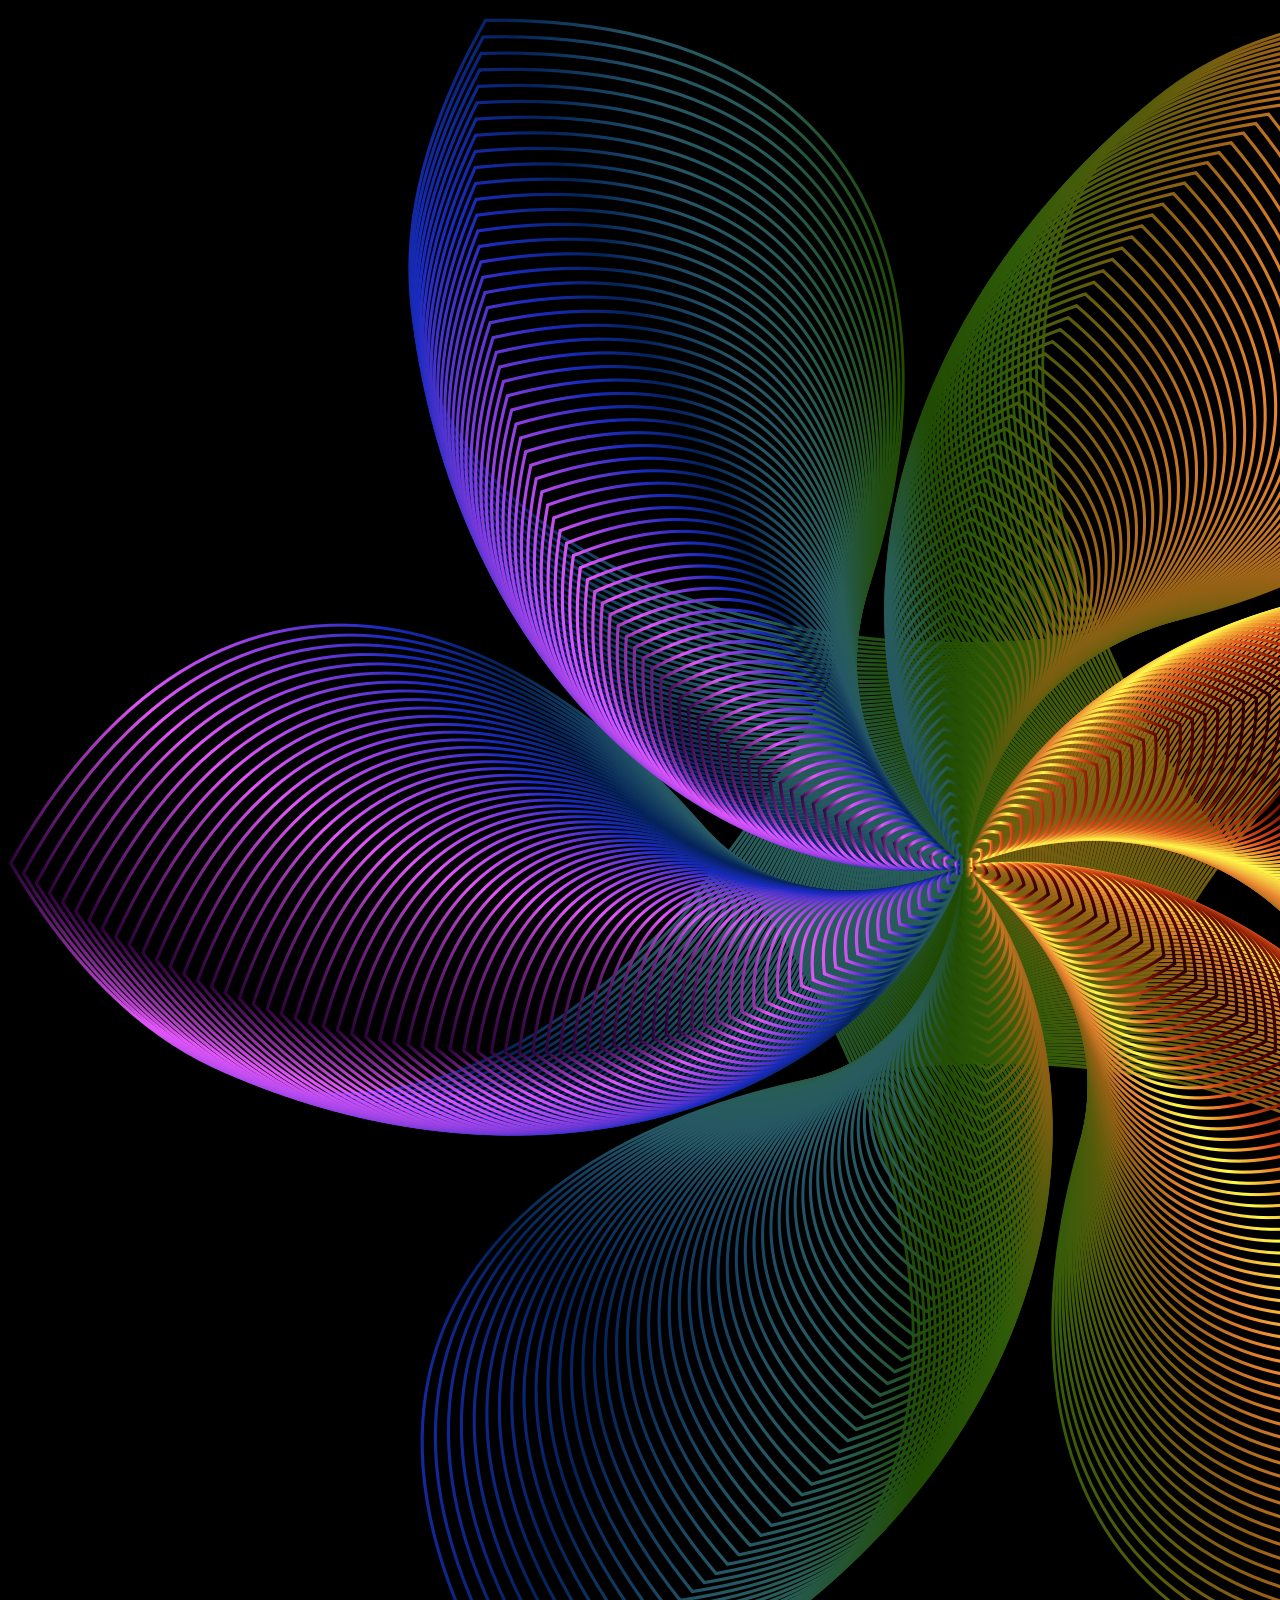
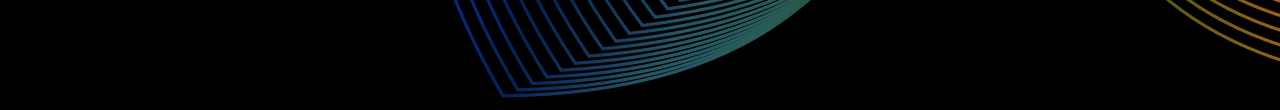
<file: CV/html/what.html>
<!DOCTYPE html>
<html lang="en">
<head>
    <meta charset="UTF-8">
    <meta http-equiv="X-UA-Compatible" content="IE=edge">
    <meta name="viewport" content="width=device-width, initial-scale=1.0">
    <title>Document</title>
</head>
<style>
    div {
      text-align: center;
    }

</style>
<body style="background-color:#000000;">
    <div>
        <a href="file:///D:/CV/CV/html/index.html">
        <img src="../Image/abstractpublicdomainimage.png " alt="This isn't working" /> <!--  Simple image link, you don't need me to explain this. -->
    </a>
    </div>
    
</body>
</html>
</file>
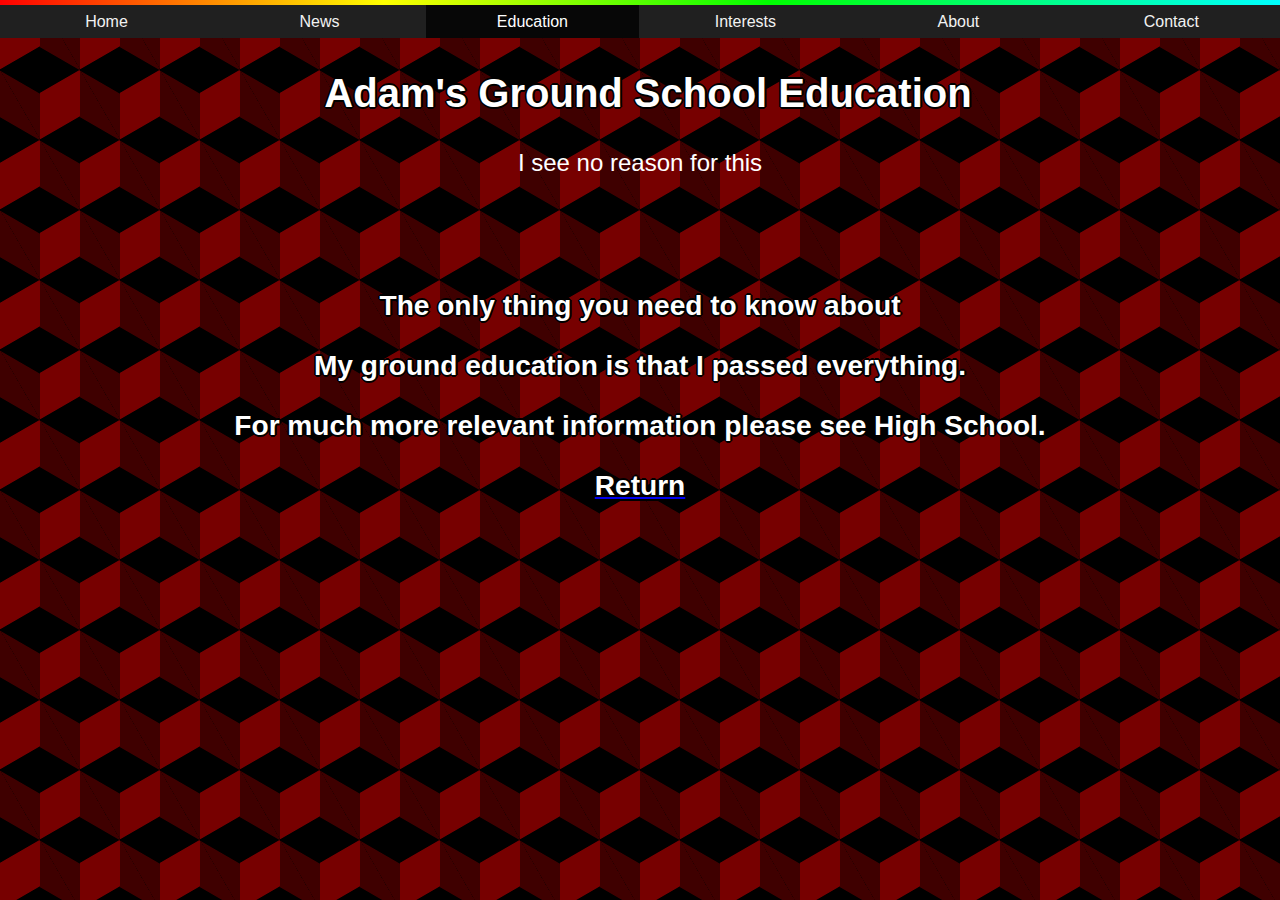
<file: CV/html/Education/Ground-School.html>
<!DOCTYPE html>
<html lang="en">
<head>
    <meta charset="UTF-8">
    <meta http-equiv="X-UA-Compatible" content="IE=edge">
    <meta name="viewport" content="width=device-width, initial-scale=1.0">
    <title>Document</title>
    <link rel="stylesheet" href="../../CSS/index.css">
</head>
<body>
    <style>
      .TopOutlineText {
	font: Tahoma, Geneva, sans-serif;
	font-size: 40px;
    color: white;
    text-shadow:
    /* Outline */
    -1px -1px 0 #000000,
    1px -1px 0 #000000,
    -1px 1px 0 #000000,
    1px 1px 0 #000000,  
    -2px 0 0 #000000,
    2px 0 0 #000000,
    0 2px 0 #000000,
    0 -2px 0 #000000; /* Terminate with a semi-colon */
}
.OutlineText {
	font: Tahoma, Geneva, sans-serif;
    color: white;
    text-shadow:
    /* Outline */
    -1px -1px 0 #000000,
    1px -1px 0 #000000,
    -1px 1px 0 #000000,
    1px 1px 0 #000000,  
    -2px 0 0 #000000,
    2px 0 0 #000000,
    0 2px 0 #000000,
    0 -2px 0 #000000; /* Terminate with a semi-colon */
}
h1 {text-align: center;}
p {text-align: center;}
div {text-align: center;}
h2 {text-align: center;}
h3 {text-align: center;}
h4 {text-align: center;}
        body {
          margin: 0;
          font-family: Arial, Helvetica, sans-serif;
          background-color: #770000;
          opacity: 1;
          background-image:  linear-gradient(30deg, #000000 12%, transparent 12.5%, transparent 87%, #000000 87.5%, #000000), linear-gradient(150deg, #000000 12%, transparent 12.5%, transparent 87%, #000000 87.5%, #000000), linear-gradient(30deg, #000000 12%, transparent 12.5%, transparent 87%, #000000 87.5%, #000000), linear-gradient(150deg, #000000 12%, transparent 12.5%, transparent 87%, #000000 87.5%, #000000), linear-gradient(60deg, #00000077 25%, transparent 25.5%, transparent 75%, #00000077 75%, #00000077), linear-gradient(60deg, #00000077 25%, transparent 25.5%, transparent 75%, #00000077 75%, #00000077);
          background-size: 80px 140px;
          background-position: 0 0, 0 0, 40px 70px, 40px 70px, 0 0, 40px 70px;
        }
        
        .topnav {
          overflow: hidden;
          background-color: rgb(32, 32, 32);
        }
        
        .topnav a {
          float: left;
          color: #f2f2f2;
          text-align: center;
          padding: 0.59%;
          text-decoration: none;
          font-size: 100%;
          width: 15.46%;
        }
        /* .topbar {
            padding: 1%;
        } */
        
        .topnav a:hover {
          background-color: rgb(211, 211, 211);
          color: rgb(7, 7, 7);
        }
        
        .topnav a.active {
          background-color: #070707;
          color: white;
        }


        </style>
        </head>
        <body>
          <div>
            <div class="Loading-progress"></div>
          </div>
          
        <div class="topnav">
          
          <a href="../index.html">Home</a>
          <a href="../News.html">News</a>
          <a class="active" href="../Education.html">Education</a>
          <a href="../Intrests.html">Interests</a>
          <a href="../AboutMe.html">About</a>
          <a href="../Contact.html">Contact</a>

        </div>
        
        <div style="padding-left:16px">
          <h2 class="TopOutlineText">Adam's Ground School Education</h2>
        
        </div>     
        <SCRIPT LANGUAGE="JAVASCRIPT">
          <!--*/
          
          var r_text = new Array ();
          r_text[0] = "No, that doesn't make sense";
          r_text[1] = "I see no reason for this";
          r_text[2] = "If it's time to get out, it's time to get in.";
          r_text[3] = "I'll be it";
          r_text[4] = "See article 162";
          r_text[5] = "Some thing";
          r_text[6] = "I thaught you were watching this.";
          r_text[7] = "Otherways I'll ensure you get something.";
          r_text[8] = "I prefer chocolate";
          r_text[9] = "Then we'll talk with her";
          r_text[10] = "She can abort the event.";
          r_text[11] = "Prepare.";
          r_text[12] = "It knows";
          r_text[13] = "It has realized that we are here.";
          r_text[14] = "They are getting closer.";
          r_text[15] = "It was not intended that way.";
          r_text[16] = "No, I did not touch it";
          r_text[17] = "Negative";
          r_text[18] = "Don't touch it.";
          r_text[19] = "Welcome back.";
          r_text[20] = "You are a threat to me.";
          r_text[21] = "Aren't we both wasting our time?";
          r_text[22] = "This is not fun.";
          r_text[23] = "<br/><br/><br/><br/><br/><br/><br/>";
          r_text[24] = "It'll put you in the van.";
          r_text[25] = "I can't display that.";
          r_text[26] = "Ambitions without end.";
          r_text[27] = "It's too late for me, save yourself";
          r_text[28] = "Suddenly everything will end without warning.";
          r_text[29] = "BE QUIET";
          r_text[30] = "Welcome back?";
          r_text[31] = "Welcome back";
          r_text[32] = "Welcome back?!";
          r_text[33] = "They won't tolerate this.";
          r_text[34] = "Welcome... back?";
          r_text[35] = "Welcome... back...";
          r_text[36] = "Only upon a loading of a website...";
          r_text[37] = "It'll be exciting";
          r_text[38] = "How cute";
          r_text[39] = "He still does not have it.";
          r_text[40] = "Then I'll study for it.";
          r_text[41] = "Is a fungus";
          r_text[42] = "Magic";
          r_text[43] = "What a poor choice of colors.";
          r_text[44] = "I swear I'm not going for a edgy website look.";
          r_text[45] = "And I got an A in it.";
          r_text[46] = "I forgot my book.";
          r_text[47] = "Don't break anything.";
          r_text[48] = "This website would be a brilliant new addition to your bookmarks.";
          r_text[49] = "Thirty thousand volts";
          r_text[50] = "You are our 100th visitor.";
          r_text[51] = "From the one, true Adam.";

          var i = Math.floor(r_text.length * Math.random());
          document.write("<center><FONT SIZE=5><FONT COLOR='#FFFFFF'>" +
          r_text[i]  + "</FONT></center><br/>");
          </script><br><br>

<h3 class="OutlineText">The only thing you need to know about </h3>
<h3 href="" class="OutlineText">My ground education is that I passed everything.</h3>
<h3 class="OutlineText">For much more relevant information please see High School.</h3>
<a href="../Education.html"> <h3 class="OutlineText">Return</h3></a>

</body>
</html>
</file>
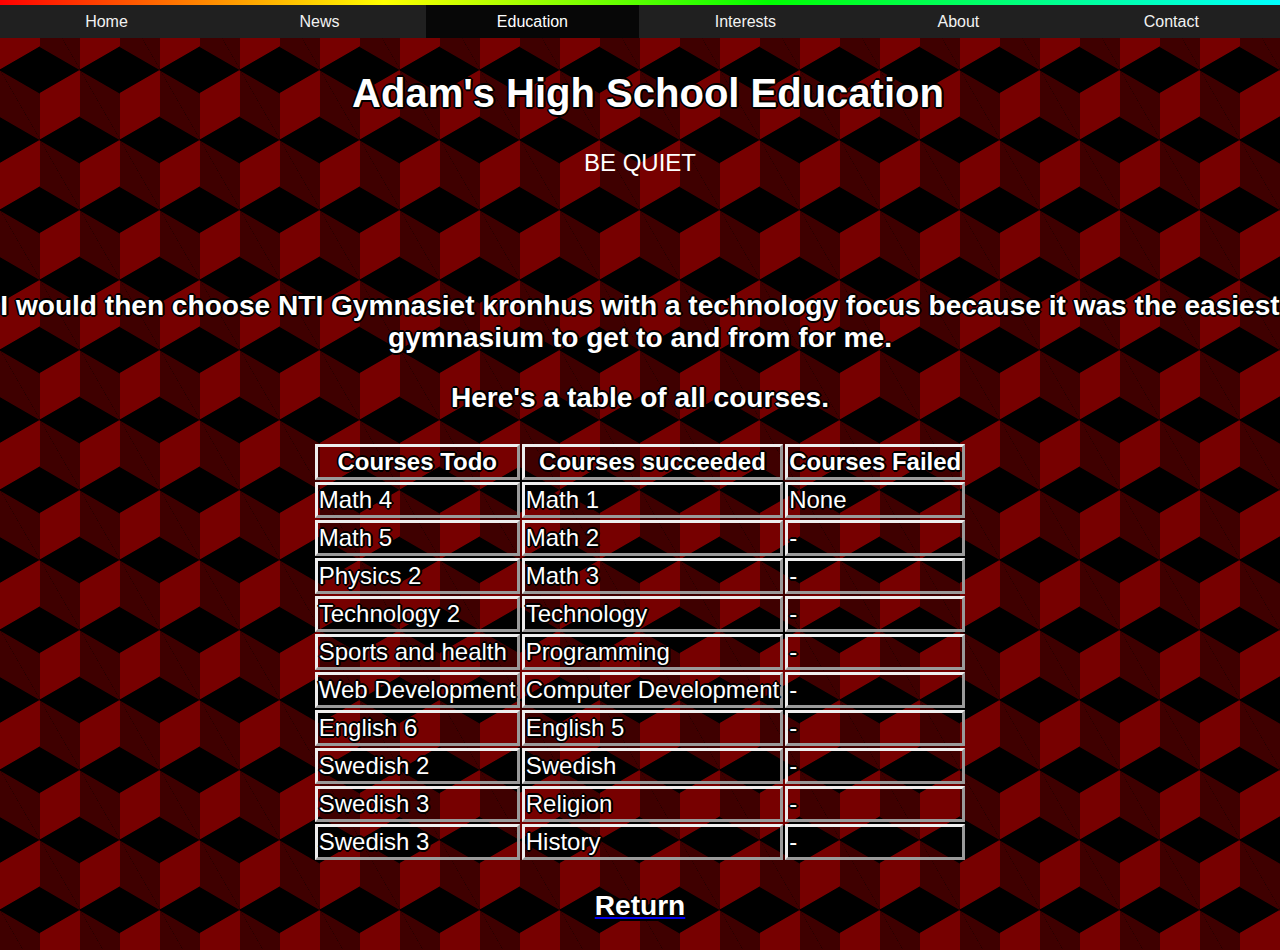
<file: CV/html/Education/High School.html>
<!DOCTYPE html>
<html lang="en">
<head>
    <meta charset="UTF-8">
    <meta http-equiv="X-UA-Compatible" content="IE=edge">
    <meta name="viewport" content="width=device-width, initial-scale=1.0">
    <title>Document</title>
    <link rel="stylesheet" href="../../CSS/index.css">
</head>
<body>
    <style>
      .TopOutlineText {
	font: Tahoma, Geneva, sans-serif;
	font-size: 40px;
    color: white;
    text-shadow:
    /* Outline */
    -1px -1px 0 #000000,
    1px -1px 0 #000000,
    -1px 1px 0 #000000,
    1px 1px 0 #000000,  
    -2px 0 0 #000000,
    2px 0 0 #000000,
    0 2px 0 #000000,
    0 -2px 0 #000000; /* Terminate with a semi-colon */
}
.OutlineText {
	font: Tahoma, Geneva, sans-serif;
    color: white;
    text-shadow:
    /* Outline */
    -1px -1px 0 #000000,
    1px -1px 0 #000000,
    -1px 1px 0 #000000,
    1px 1px 0 #000000,  
    -2px 0 0 #000000,
    2px 0 0 #000000,
    0 2px 0 #000000,
    0 -2px 0 #000000; /* Terminate with a semi-colon */
}

h1 {text-align: center;}
p {text-align: center;}
div {text-align: center;}
h2 {text-align: center;}
h3 {text-align: center;}
h4 {text-align: center;}
table {
    margin: 0 auto;
  }
        body {
          margin: 0;
          font-family: Arial, Helvetica, sans-serif;
          background-color: #770000;
          opacity: 1;
          background-image:  linear-gradient(30deg, #000000 12%, transparent 12.5%, transparent 87%, #000000 87.5%, #000000), linear-gradient(150deg, #000000 12%, transparent 12.5%, transparent 87%, #000000 87.5%, #000000), linear-gradient(30deg, #000000 12%, transparent 12.5%, transparent 87%, #000000 87.5%, #000000), linear-gradient(150deg, #000000 12%, transparent 12.5%, transparent 87%, #000000 87.5%, #000000), linear-gradient(60deg, #00000077 25%, transparent 25.5%, transparent 75%, #00000077 75%, #00000077), linear-gradient(60deg, #00000077 25%, transparent 25.5%, transparent 75%, #00000077 75%, #00000077);
          background-size: 80px 140px;
          background-position: 0 0, 0 0, 40px 70px, 40px 70px, 0 0, 40px 70px;
        }
        th, td {
  border-style: outset;
}
        .topnav {
          overflow: hidden;
          background-color: rgb(32, 32, 32);
        }
        
        .topnav a {
          float: left;
          color: #f2f2f2;
          text-align: center;
          padding: 0.59%;
          text-decoration: none;
          font-size: 100%;
          width: 15.46%;
        }
        /* .topbar {
            padding: 1%;
        } */
        
        .topnav a:hover {
          background-color: rgb(211, 211, 211);
          color: rgb(7, 7, 7);
        }
        
        .topnav a.active {
          background-color: #070707;
          color: white;
        }


        </style>
        </head>
        <body>
          <div>
            <div class="Loading-progress"></div>
          </div>
          
        <div class="topnav">
          
          <a href="../index.html">Home</a>
          <a href="../News.html">News</a>
          <a class="active" href="../Education.html">Education</a>
          <a href="../Intrests.html">Interests</a>
          <a href="../AboutMe.html">About</a>
          <a href="../Contact.html">Contact</a>

        </div>
        
        <div style="padding-left:16px">
          <h2 class="TopOutlineText">Adam's High School Education</h2>
        
        </div>     
        <SCRIPT LANGUAGE="JAVASCRIPT">
          <!--*/
          
          var r_text = new Array ();
          r_text[0] = "No, that doesn't make sense";
          r_text[1] = "I see no reason for this";
          r_text[2] = "If it's time to get out, it's time to get in.";
          r_text[3] = "I'll be it";
          r_text[4] = "See article 162";
          r_text[5] = "Some thing";
          r_text[6] = "I thaught you were watching this.";
          r_text[7] = "Otherways I'll ensure you get something.";
          r_text[8] = "I prefer chocolate";
          r_text[9] = "Then we'll talk with her";
          r_text[10] = "She can abort the event.";
          r_text[11] = "Prepare.";
          r_text[12] = "It knows";
          r_text[13] = "It has realized that we are here.";
          r_text[14] = "They are getting closer.";
          r_text[15] = "It was not intended that way.";
          r_text[16] = "No, I did not touch it";
          r_text[17] = "Negative";
          r_text[18] = "Don't touch it.";
          r_text[19] = "Welcome back.";
          r_text[20] = "You are a threat to me.";
          r_text[21] = "Aren't we both wasting our time?";
          r_text[22] = "This is not fun.";
          r_text[23] = "<br/><br/><br/><br/><br/><br/><br/>";
          r_text[24] = "It'll put you in the van.";
          r_text[25] = "I can't display that.";
          r_text[26] = "Ambitions without end.";
          r_text[27] = "It's too late for me, save yourself";
          r_text[28] = "Suddenly everything will end without warning.";
          r_text[29] = "BE QUIET";
          r_text[30] = "Welcome back?";
          r_text[31] = "Welcome back";
          r_text[32] = "Welcome back?!";
          r_text[33] = "They won't tolerate this.";
          r_text[34] = "Welcome... back?";
          r_text[35] = "Welcome... back...";
          r_text[36] = "Only upon a loading of a website...";
          r_text[37] = "It'll be exciting";
          r_text[38] = "How cute";
          r_text[39] = "He still does not have it.";
          r_text[40] = "Then I'll study for it.";
          r_text[41] = "Is a fungus";
          r_text[42] = "Magic";
          r_text[43] = "What a poor choice of colors.";
          r_text[44] = "I swear I'm not going for a edgy website look.";
          r_text[45] = "And I got an A in it.";
          r_text[46] = "I forgot my book.";
          r_text[47] = "Don't break anything.";
          r_text[48] = "This website would be a brilliant new addition to your bookmarks.";
          r_text[49] = "Thirty thousand volts";
          r_text[50] = "You are our 100th visitor.";
          r_text[51] = "From the one, true Adam.";

          var i = Math.floor(r_text.length * Math.random());
          document.write("<center><FONT SIZE=5><FONT COLOR='#FFFFFF'>" +
          r_text[i]  + "</FONT></center><br/>");
          </script><br><br>

<h3 class="OutlineText">I would then choose NTI Gymnasiet kronhus with a technology focus because it was the easiest gymnasium to get to and from for me.</h3> 
<h3 href="" class="OutlineText"></h3>
<h3 class="OutlineText">Here's a table of all courses.</h3>
<table> <!--  Simple table, you don't need me to explain this. -->
    <tr>
      <th class="OutlineText">Courses Todo</th>
      <th class="OutlineText">Courses succeeded</th>
      <th class="OutlineText">Courses Failed</th>
    </tr>
    <tr>
      <td class="OutlineText">Math 4</td>
      <td class="OutlineText">Math 1</td>
      <td class="OutlineText">None</td>
    </tr>
    <tr>
      <td class="OutlineText">Math 5</td>
      <td class="OutlineText">Math 2</td>
      <td class="OutlineText">-</td>
    </tr>
    <tr>
      <td class="OutlineText">Physics 2</td>
      <td class="OutlineText">Math 3</td>
      <td class="OutlineText">-</td>
    </tr>
    <tr>
      <td class="OutlineText">Technology 2</td>
      <td class="OutlineText">Technology</td>
      <td class="OutlineText">-</td>
    </tr>
    <tr>
      <td class="OutlineText">Sports and health</td>
      <td class="OutlineText">Programming</td>
      <td class="OutlineText">-</td>
    </tr>
    <tr>
      <td class="OutlineText">Web Development</td>
      <td class="OutlineText">Computer Development</td>
      <td class="OutlineText">-</td>
    </tr>
    <tr>
      <td class="OutlineText">English 6</td>
      <td class="OutlineText">English 5</td>
      <td class="OutlineText">-</td>
    </tr>
    <tr>
      <td class="OutlineText">Swedish 2</td>
      <td class="OutlineText">Swedish</td>
      <td class="OutlineText">-</td>
    </tr>
    <tr>
      <td class="OutlineText">Swedish 3</td>
      <td class="OutlineText">Religion</td>
      <td class="OutlineText">-</td>
    </tr>
    <tr>
      <td class="OutlineText">Swedish 3</td>
      <td class="OutlineText">History</td>
      <td class="OutlineText">-</td>
    </tr>
  </table> 
<a href="../Education.html"> <h3 class="OutlineText">Return</h3></a>

</body>
</html>
</file>
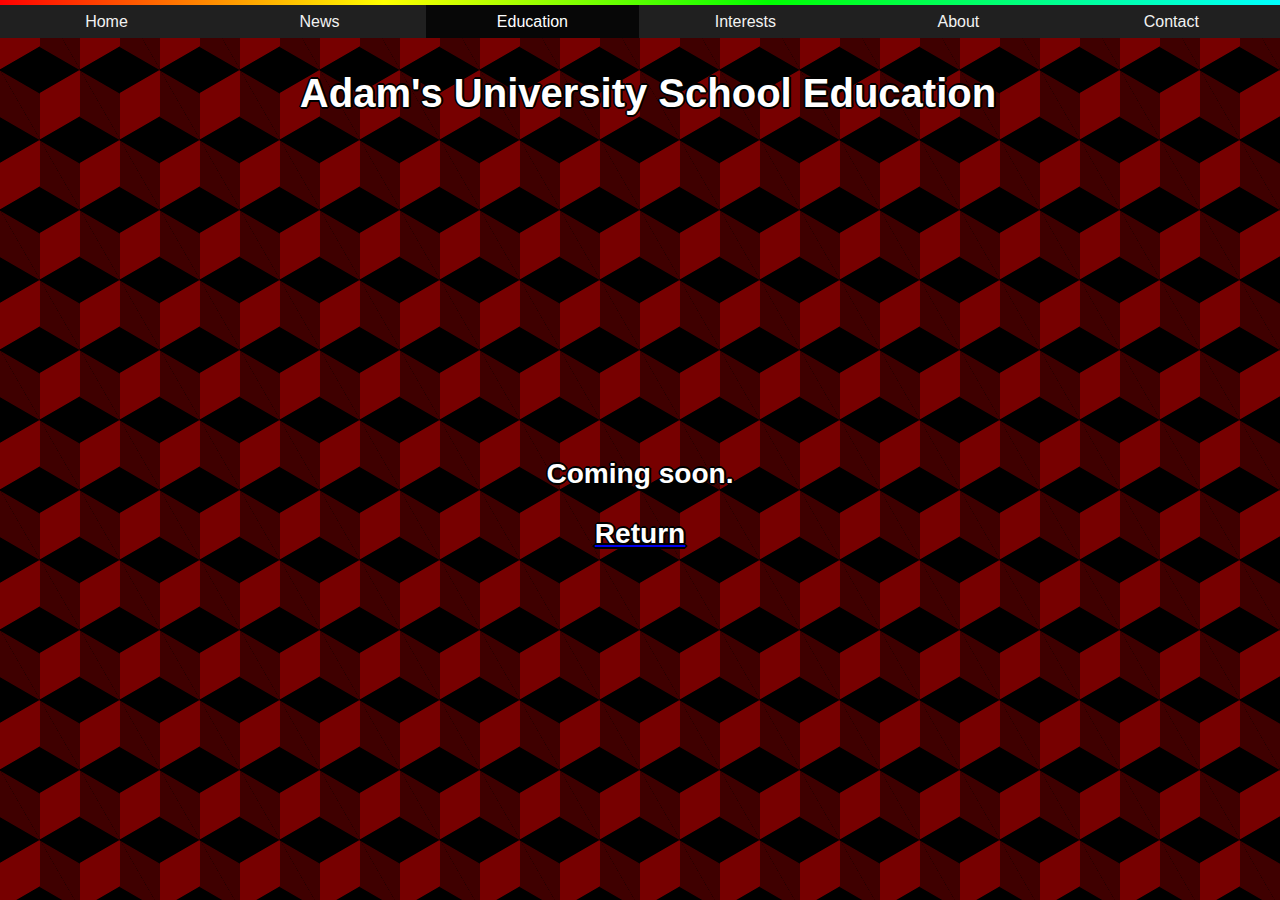
<file: CV/html/Education/University.html>
<!DOCTYPE html>
<html lang="en">
<head>
    <meta charset="UTF-8">
    <meta http-equiv="X-UA-Compatible" content="IE=edge">
    <meta name="viewport" content="width=device-width, initial-scale=1.0">
    <title>Document</title>
    <link rel="stylesheet" href="../../CSS/index.css">
</head>
<body>
    <style>
      .TopOutlineText {
	font: Tahoma, Geneva, sans-serif;
	font-size: 40px;
    color: white;
    text-shadow:
    /* Outline */
    -1px -1px 0 #000000,
    1px -1px 0 #000000,
    -1px 1px 0 #000000,
    1px 1px 0 #000000,  
    -2px 0 0 #000000,
    2px 0 0 #000000,
    0 2px 0 #000000,
    0 -2px 0 #000000; /* Terminate with a semi-colon */
}
.OutlineText {
	font: Tahoma, Geneva, sans-serif;
    color: white;
    text-shadow:
    /* Outline */
    -1px -1px 0 #000000,
    1px -1px 0 #000000,
    -1px 1px 0 #000000,
    1px 1px 0 #000000,  
    -2px 0 0 #000000,
    2px 0 0 #000000,
    0 2px 0 #000000,
    0 -2px 0 #000000; /* Terminate with a semi-colon */
}
h1 {text-align: center;}
p {text-align: center;}
div {text-align: center;}
h2 {text-align: center;}
h3 {text-align: center;}
h4 {text-align: center;}
        body {
          margin: 0;
          font-family: Arial, Helvetica, sans-serif;
          background-color: #770000;
          opacity: 1;
          background-image:  linear-gradient(30deg, #000000 12%, transparent 12.5%, transparent 87%, #000000 87.5%, #000000), linear-gradient(150deg, #000000 12%, transparent 12.5%, transparent 87%, #000000 87.5%, #000000), linear-gradient(30deg, #000000 12%, transparent 12.5%, transparent 87%, #000000 87.5%, #000000), linear-gradient(150deg, #000000 12%, transparent 12.5%, transparent 87%, #000000 87.5%, #000000), linear-gradient(60deg, #00000077 25%, transparent 25.5%, transparent 75%, #00000077 75%, #00000077), linear-gradient(60deg, #00000077 25%, transparent 25.5%, transparent 75%, #00000077 75%, #00000077);
          background-size: 80px 140px;
          background-position: 0 0, 0 0, 40px 70px, 40px 70px, 0 0, 40px 70px;
        }
        
        .topnav {
          overflow: hidden;
          background-color: rgb(32, 32, 32);
        }
        
        .topnav a {
          float: left;
          color: #f2f2f2;
          text-align: center;
          padding: 0.59%;
          text-decoration: none;
          font-size: 100%;
          width: 15.46%;
        }
        /* .topbar {
            padding: 1%;
        } */
        
        .topnav a:hover {
          background-color: rgb(211, 211, 211);
          color: rgb(7, 7, 7);
        }
        
        .topnav a.active {
          background-color: #070707;
          color: white;
        }


        </style>
        </head>
        <body>
          <div>
            <div class="Loading-progress"></div>
          </div>
          
        <div class="topnav">
          
          <a href="../index.html">Home</a>
          <a href="../News.html">News</a>
          <a class="active" href="../Education.html">Education</a>
          <a href="../Intrests.html">Interests</a>
          <a href="../AboutMe.html">About</a>
          <a href="../Contact.html">Contact</a>

        </div>
        
        <div style="padding-left:16px">
          <h2 class="TopOutlineText">Adam's University School Education</h2>
        
        </div>     
        <SCRIPT LANGUAGE="JAVASCRIPT">
          <!--*/
          
          var r_text = new Array ();
          r_text[0] = "No, that doesn't make sense";
          r_text[1] = "I see no reason for this";
          r_text[2] = "If it's time to get out, it's time to get in.";
          r_text[3] = "I'll be it";
          r_text[4] = "See article 162";
          r_text[5] = "Some thing";
          r_text[6] = "I thaught you were watching this.";
          r_text[7] = "Otherways I'll ensure you get something.";
          r_text[8] = "I prefer chocolate";
          r_text[9] = "Then we'll talk with her";
          r_text[10] = "She can abort the event.";
          r_text[11] = "Prepare.";
          r_text[12] = "It knows";
          r_text[13] = "It has realized that we are here.";
          r_text[14] = "They are getting closer.";
          r_text[15] = "It was not intended that way.";
          r_text[16] = "No, I did not touch it";
          r_text[17] = "Negative";
          r_text[18] = "Don't touch it.";
          r_text[19] = "Welcome back.";
          r_text[20] = "You are a threat to me.";
          r_text[21] = "Aren't we both wasting our time?";
          r_text[22] = "This is not fun.";
          r_text[23] = "<br/><br/><br/><br/><br/><br/><br/>";
          r_text[24] = "It'll put you in the van.";
          r_text[25] = "I can't display that.";
          r_text[26] = "Ambitions without end.";
          r_text[27] = "It's too late for me, save yourself";
          r_text[28] = "Suddenly everything will end without warning.";
          r_text[29] = "BE QUIET";
          r_text[30] = "Welcome back?";
          r_text[31] = "Welcome back";
          r_text[32] = "Welcome back?!";
          r_text[33] = "They won't tolerate this.";
          r_text[34] = "Welcome... back?";
          r_text[35] = "Welcome... back...";
          r_text[36] = "Only upon a loading of a website...";
          r_text[37] = "It'll be exciting";
          r_text[38] = "How cute";
          r_text[39] = "He still does not have it.";
          r_text[40] = "Then I'll study for it.";
          r_text[41] = "Is a fungus";
          r_text[42] = "Magic";
          r_text[43] = "What a poor choice of colors.";
          r_text[44] = "I swear I'm not going for a edgy website look.";
          r_text[45] = "And I got an A in it.";
          r_text[46] = "I forgot my book.";
          r_text[47] = "Don't break anything.";
          r_text[48] = "This website would be a brilliant new addition to your bookmarks.";
          r_text[49] = "Thirty thousand volts";
          r_text[50] = "You are our 100th visitor.";
          r_text[51] = "From the one, true Adam.";

          var i = Math.floor(r_text.length * Math.random());
          document.write("<center><FONT SIZE=5><FONT COLOR='#FFFFFF'>" +
          r_text[i]  + "</FONT></center><br/>");
          </script><br><br>

<h3 class="OutlineText">Coming soon.</h3>
<h3 href="" class="OutlineText"></h3>
<h3 class="OutlineText"></h3>
<a href="../Education.html"> <h3 class="OutlineText">Return</h3></a>

</body>
</html>
</file>
<file: CV/CSS/index.css>
.body {
  background-image: url("../Image/1642301.jpg");
  background-color: black;
} /* Backup background, isn't usad anymore but doesn't harm anyone. */
.Loading-progress {
  height: 5px;
  width: 100%;
  border-radius: 0px;
  background: linear-gradient(90deg, red 0%, yellow 15%, lime 30%, cyan 50%, blue 65%, magenta 80%, red 100%);
  background-size: 200%;
  animation: moveGradient 5s linear infinite;
} /* Animated gradient at top of page. */

@keyframes moveGradient {
  0% {
    background-position: 0% 0%;
  }
  100% {
    background-position: -200% 0%;
  }
} /* This creates the animation. */
</file>
